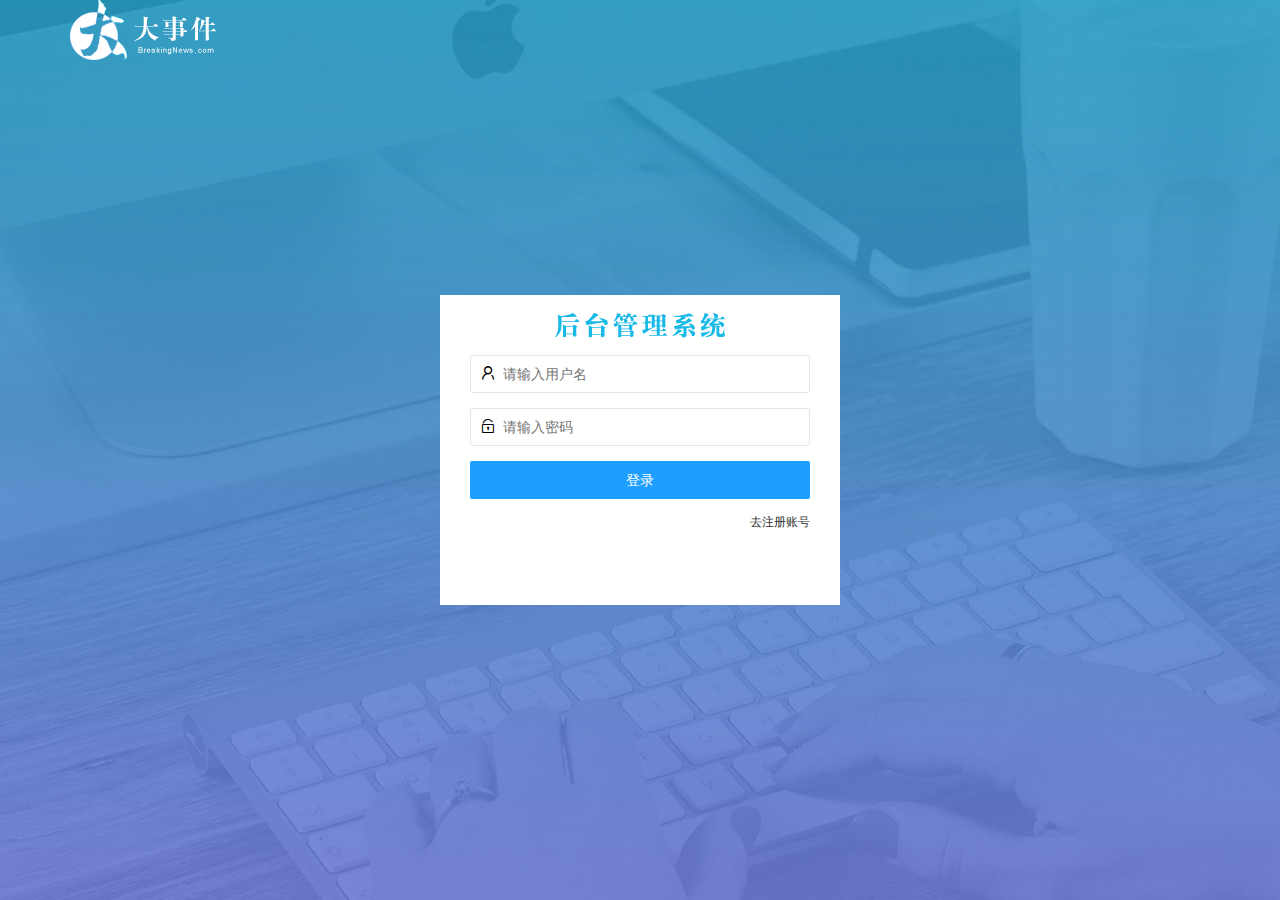
<file: login.html>
<!DOCTYPE html>
<html lang="en">

<head>
    <meta charset="UTF-8">
    <meta http-equiv="X-UA-Compatible" content="IE=edge">
    <meta name="viewport" content="width=device-width, initial-scale=1.0">
    <title>大事件-登录/注册</title>
    <!-- 引入layui样式 -->
    <link rel="stylesheet" href="./assets/lib/layui/css/layui.css">
    <!-- 引入自己的样式 -->
    <link rel="stylesheet" href="./assets/css/login.css">
    <!-- 备用接口根目录 -->
    <!-- http://api-breakingnews-web.itheima.net -->
</head>

<body>
    <!-- 头部logo -->
    <div class="layui-main">
        <img src="./assets/images/logo.png" alt="">
    </div>
    <!-- 登录注册区域 -->
    <div class="loginAndReg">
        <div class="title-box"></div>
        <!-- 登录盒子 -->
        <div class="login-box">
            <!-- 登录的表单 -->
            <form class="layui-form" id="form_login">
                <!-- 用户名 -->
                <div class="layui-form-item">
                    <i class="layui-icon layui-icon-username"></i>
                    <input type="text" name="username" required lay-verify="required" placeholder="请输入用户名" autocomplete="off" class="layui-input">
                </div>
                <!-- 密码 -->
                <div class="layui-form-item">
                    <i class="layui-icon layui-icon-password"></i>
                    <input type="password" name="password" required lay-verify="required|pwd" placeholder="请输入密码" autocomplete="off" class="layui-input">
                </div>
                <!-- 登录按钮 -->
                <div class="layui-form-item">
                    <!-- 表单提交按钮有lay-submint属性 -->
                    <button class="layui-btn layui-btn-fluid  layui-btn-normal" lay-submit>登录</button>
                </div>
                <!-- 注册按钮 -->
                <div class="layui-form-item links">
                    <a href="javascript:;" id="link_reg">去注册账号</a>
                </div>
            </form>
        </div>
        <!-- 注册盒子 -->
        <div class="reg-box">
            <!-- 注册的表单 -->
            <form class="layui-form" id='form_reg'>
                <!-- 用户名 -->
                <div class="layui-form-item">
                    <i class="layui-icon layui-icon-username"></i>
                    <input type="text" name="username" required lay-verify="required" placeholder="请输入用户名" autocomplete="off" class="layui-input">
                </div>
                <!-- 密码 -->
                <div class="layui-form-item">
                    <i class="layui-icon layui-icon-password"></i>
                    <input type="password" name="password" required lay-verify="required|pwd" placeholder="请输入密码" autocomplete="off" class="layui-input">
                </div>
                <!-- 确认密码 -->
                <div class="layui-form-item">
                    <i class="layui-icon layui-icon-password"></i>
                    <input type="password" name="repassword" required lay-verify="required|pwd|repwd" placeholder="请再次确认密码" autocomplete="off" class="layui-input">
                </div>
                <!-- 登录按钮 -->
                <div class="layui-form-item">
                    <!-- 表单提交按钮有lay-submint属性 -->
                    <button class="layui-btn layui-btn-fluid  layui-btn-normal" lay-submit>注册</button>
                </div>
                <!-- 注册按钮 -->
                <div class="layui-form-item links">
                    <a href="javascript:;" id="link_login">去登录</a>
                </div>
            </form>
        </div>
    </div>
    <!-- 导入layui的js文件 -->
    <script src="./assets/lib/layui/layui.all.js"></script>
    <!-- 导入jQuery -->
    <script src="./assets/lib/jquery.js"></script>
    <!-- 自己封装的baseAPI.js文件 -->
    <script src="./assets/js/baseAPI.js"></script>
    <!-- 导入自己的js文件 -->
    <script src="./assets/js/login.js"></script>
</body>

</html>
</file>
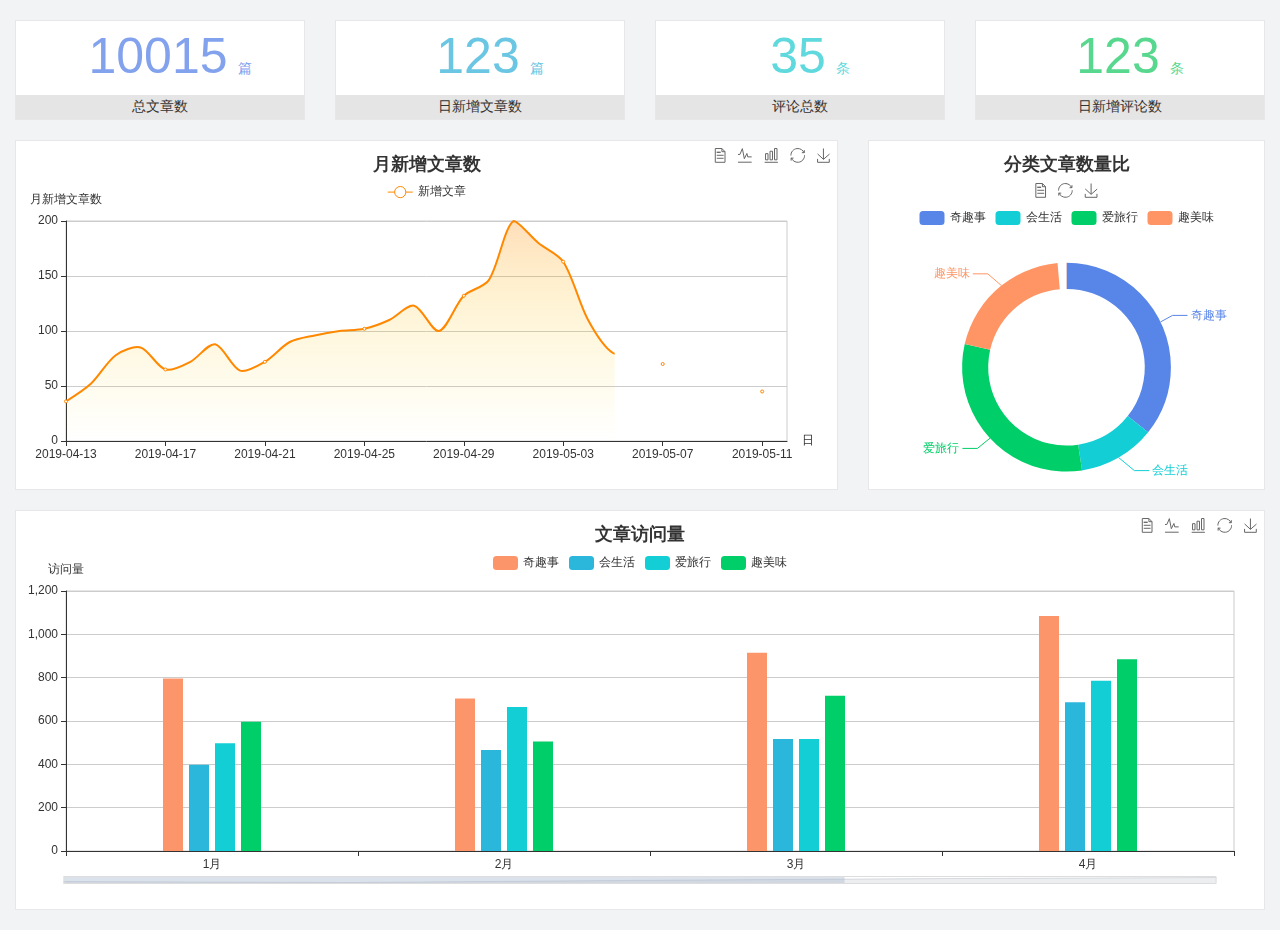
<file: home/dashboard.html>
<!DOCTYPE html>
<html lang="en">

<head>
  <meta charset="UTF-8">
  <meta name="viewport" content="width=device-width, initial-scale=1.0">
  <meta http-equiv="X-UA-Compatible" content="ie=edge">
  <title>图表统计</title>
  <link rel="stylesheet" href="../../assets/lib/bootstrap.css" />
  <link rel="stylesheet" href="../../assets/lib/main.css" />
  <script src="../../assets/lib/jquery.js"></script>
  <script type="text/javascript" src="../../assets/lib/echarts.min.js"></script>
</head>

<body>
  <div class="container-fluid">
    <div class="row spannel_list">
      <div class="col-sm-3 col-xs-6">
        <div class="spannel">
          <em>10015</em><span>篇</span>
          <b>总文章数</b>
        </div>
      </div>
      <div class="col-sm-3 col-xs-6">
        <div class="spannel scolor01">
          <em>123</em><span>篇</span>
          <b>日新增文章数</b>
        </div>
      </div>
      <div class="col-sm-3 col-xs-6">
        <div class="spannel scolor02">
          <em>35</em><span>条</span>
          <b>评论总数</b>
        </div>
      </div>
      <div class="col-sm-3 col-xs-6">
        <div class="spannel scolor03">
          <em>123</em><span>条</span>
          <b>日新增评论数</b>
        </div>
      </div>
    </div>
  </div>

  <div class="container-fluid">
    <div class="row curve-pie">
      <div class="col-lg-8 col-md-8">
        <div class="gragh_pannel" id="curve_show"></div>
      </div>
      <div class="col-lg-4 col-md-4">
        <div class="gragh_pannel" id="pie_show"></div>
      </div>
    </div>
  </div>

  <div class="container-fluid">
    <div class="column_pannel" id="column_show"></div>
  </div>

  <script>
    var oChart = echarts.init(document.getElementById('curve_show'));
    var aList_all = [
      { 'count': 36, 'date': '2019-04-13' },
      { 'count': 52, 'date': '2019-04-14' },
      { 'count': 78, 'date': '2019-04-15' },
      { 'count': 85, 'date': '2019-04-16' },
      { 'count': 65, 'date': '2019-04-17' },
      { 'count': 72, 'date': '2019-04-18' },
      { 'count': 88, 'date': '2019-04-19' },
      { 'count': 64, 'date': '2019-04-20' },
      { 'count': 72, 'date': '2019-04-21' },
      { 'count': 90, 'date': '2019-04-22' },
      { 'count': 96, 'date': '2019-04-23' },
      { 'count': 100, 'date': '2019-04-24' },
      { 'count': 102, 'date': '2019-04-25' },
      { 'count': 110, 'date': '2019-04-26' },
      { 'count': 123, 'date': '2019-04-27' },
      { 'count': 100, 'date': '2019-04-28' },
      { 'count': 132, 'date': '2019-04-29' },
      { 'count': 146, 'date': '2019-04-30' },
      { 'count': 200, 'date': '2019-05-01' },
      { 'count': 180, 'date': '2019-05-02' },
      { 'count': 163, 'date': '2019-05-03' },
      { 'count': 110, 'date': '2019-05-04' },
      { 'count': 80, 'date': '2019-05-05' },
      { 'count': 82, 'date': '2019-05-06' },
      { 'count': 70, 'date': '2019-05-07' },
      { 'count': 65, 'date': '2019-05-08' },
      { 'count': 54, 'date': '2019-05-09' },
      { 'count': 40, 'date': '2019-05-10' },
      { 'count': 45, 'date': '2019-05-11' },
      { 'count': 38, 'date': '2019-05-12' },
    ];

    let aCount = [];
    let aDate = [];

    for (var i = 0; i < aList_all.length; i++) {
      aCount.push(aList_all[i].count);
      aDate.push(aList_all[i].date);
    }

    var chartopt = {
      title: {
        text: '月新增文章数',
        left: 'center',
        top: '10'
      },
      tooltip: {
        trigger: 'axis'
      },
      legend: {
        data: ['新增文章'],
        top: '40'
      },
      toolbox: {
        show: true,
        feature: {
          mark: { show: true },
          dataView: { show: true, readOnly: false },
          magicType: { show: true, type: ['line', 'bar'] },
          restore: { show: true },
          saveAsImage: { show: true }
        }
      },
      calculable: true,
      xAxis: [
        {
          name: '日',
          type: 'category',
          boundaryGap: false,
          data: aDate
        }
      ],
      yAxis: [
        {
          name: '月新增文章数',
          type: 'value'
        }
      ],
      series: [
        {
          name: '新增文章',
          type: 'line',
          smooth: true,
          itemStyle: { normal: { areaStyle: { type: 'default' }, color: '#f80' }, lineStyle: { color: '#f80' } },
          data: aCount
        }],
      areaStyle: {
        normal: {
          color: new echarts.graphic.LinearGradient(0, 0, 0, 1, [{
            offset: 0,
            color: 'rgba(255,136,0,0.39)'
          }, {
            offset: .34,
            color: 'rgba(255,180,0,0.25)'
          }, {
            offset: 1,
            color: 'rgba(255,222,0,0.00)'
          }])

        }
      },
      grid: {
        show: true,
        x: 50,
        x2: 50,
        y: 80,
        height: 220
      }
    };

    oChart.setOption(chartopt);


    var oPie = echarts.init(document.getElementById('pie_show'));
    var oPieopt =
    {
      title: {
        top: 10,
        text: '分类文章数量比',
        x: 'center'
      },
      tooltip: {
        trigger: 'item',
        formatter: "{a} <br/>{b} : {c} ({d}%)"
      },
      color: ['#5885e8', '#13cfd5', '#00ce68', '#ff9565'],
      legend: {
        x: 'center',
        top: 65,
        data: ['奇趣事', '会生活', '爱旅行', '趣美味']
      },
      toolbox: {
        show: true,
        x: 'center',
        top: 35,
        feature: {
          mark: { show: true },
          dataView: { show: true, readOnly: false },
          magicType: {
            show: true,
            type: ['pie', 'funnel'],
            option: {
              funnel: {
                x: '25%',
                width: '50%',
                funnelAlign: 'left',
                max: 1548
              }
            }
          },
          restore: { show: true },
          saveAsImage: { show: true }
        }
      },
      calculable: true,
      series: [
        {
          name: '访问来源',
          type: 'pie',
          radius: ['45%', '60%'],
          center: ['50%', '65%'],
          data: [
            { value: 300, name: '奇趣事' },
            { value: 100, name: '会生活' },
            { value: 260, name: '爱旅行' },
            { value: 180, name: '趣美味' }
          ]
        }
      ]
    };
    oPie.setOption(oPieopt);



    var oColumn = this.echarts.init(document.getElementById('column_show'));
    var oColumnopt =
    {
      title: {
        text: '文章访问量',
        left: 'center',
        top: '10'
      },
      tooltip: {
        trigger: 'axis'
      },
      legend: {
        data: ['奇趣事', '会生活', '爱旅行', '趣美味'],
        top: '40'
      },
      toolbox: {
        show: true,
        feature: {
          mark: { show: true },
          dataView: { show: true, readOnly: false },
          magicType: { show: true, type: ['line', 'bar'] },
          restore: { show: true },
          saveAsImage: { show: true }
        }
      },
      calculable: true,
      xAxis: [
        {
          type: 'category',
          data: ['1月', '2月', '3月', '4月', '5月']
        }
      ],
      yAxis: [
        {
          name: '访问量',
          type: 'value'
        }
      ],
      series: [
        {
          name: '奇趣事',
          type: 'bar',
          barWidth: 20,
          itemStyle: {
            normal: { areaStyle: { type: 'default' }, color: '#fd956a' }
          },
          data: [800, 708, 920, 1090, 1200]
        },
        {
          name: '会生活',
          type: 'bar',
          barWidth: 20,
          itemStyle: {
            normal: { areaStyle: { type: 'default' }, color: '#2bb6db' }
          },
          data: [400, 468, 520, 690, 800]
        },
        {
          name: '爱旅行',
          type: 'bar',
          barWidth: 20,
          itemStyle: {
            normal: { areaStyle: { type: 'default' }, color: '#13cfd5' }
          },
          data: [500, 668, 520, 790, 900]
        },
        {
          name: '趣美味',
          type: 'bar',
          barWidth: 20,
          itemStyle: {
            normal: { areaStyle: { type: 'default' }, color: '#00ce68' }
          },
          data: [600, 508, 720, 890, 1000]
        }
      ],
      grid: {
        show: true,
        x: 50,
        x2: 30,
        y: 80,
        height: 260
      },
      dataZoom: [//给x轴设置滚动条
        {
          start: 0,//默认为0
          end: 100 - 1000 / 31,//默认为100
          type: 'slider',
          show: true,
          xAxisIndex: [0],
          handleSize: 0,//滑动条的 左右2个滑动条的大小
          height: 8,//组件高度
          left: 45, //左边的距离
          right: 50,//右边的距离
          bottom: 26,//右边的距离
          handleColor: '#ddd',//h滑动图标的颜色
          handleStyle: {
            borderColor: "#cacaca",
            borderWidth: "1",
            shadowBlur: 2,
            background: "#ddd",
            shadowColor: "#ddd",
          }
        }]
    };
    oColumn.setOption(oColumnopt);
  </script>
</body>

</html>
</file>
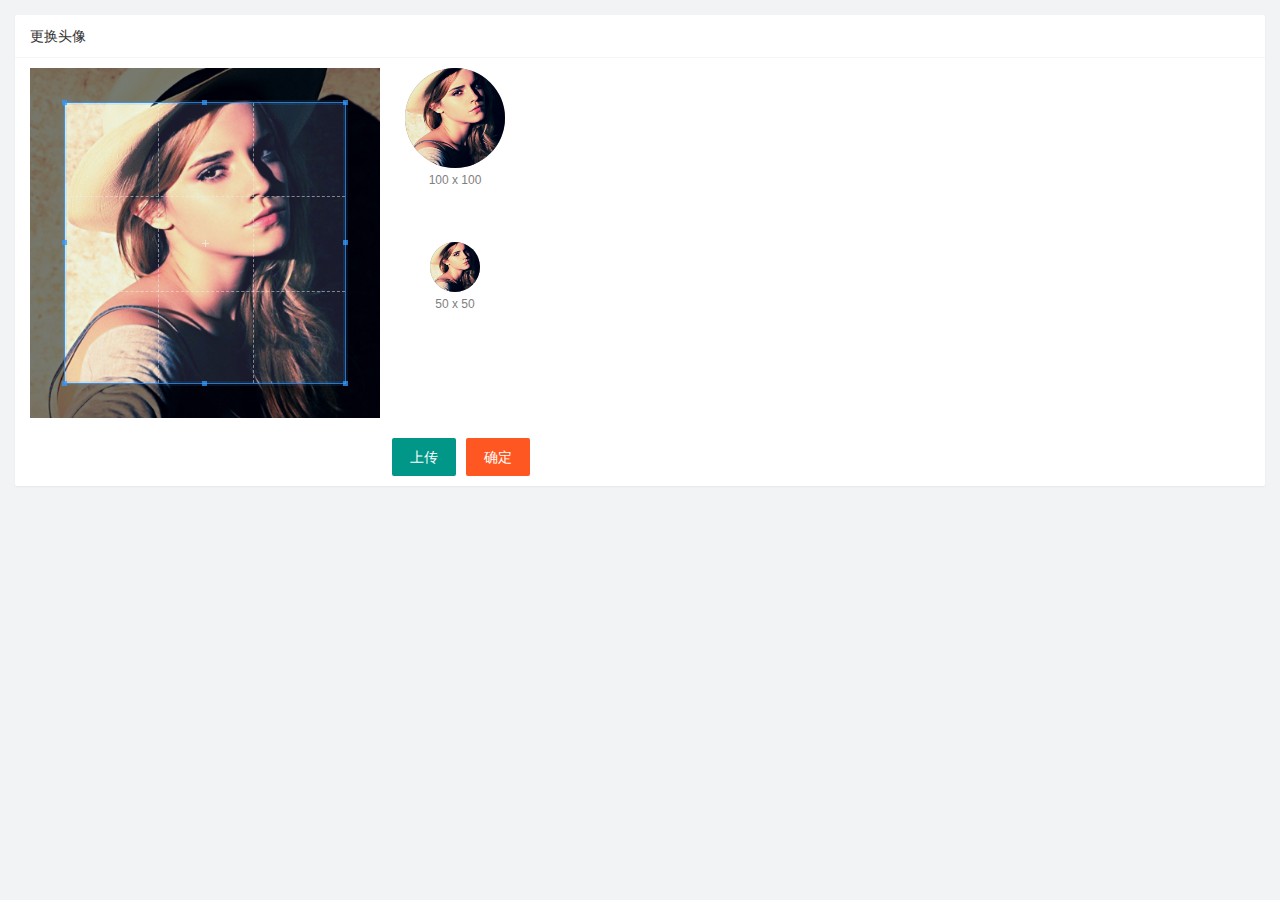
<file: user/user_avatar.html>
<!DOCTYPE html>
<html lang="en">

<head>
    <meta charset="UTF-8">
    <meta http-equiv="X-UA-Compatible" content="IE=edge">
    <meta name="viewport" content="width=device-width, initial-scale=1.0">
    <title>Document</title>
    <!-- 导入layui的css文件 -->
    <link rel="stylesheet" href="/assets/lib/layui/css/layui.css" />
    <link rel="stylesheet" href="../assets/lib/cropper/cropper.css">
    <!-- 导入自己的样式表 -->
    <link rel="stylesheet" href="../assets/css/user/user_avatar.css" />
</head>

<body>
    <!-- 卡片区域 -->
    <div class="layui-card">
        <div class="layui-card-header">更换头像</div>
        <div class="layui-card-body">

            <!-- 第一行的图片裁剪和预览区域 -->
            <div class="row1">
                <!-- 图片裁剪区域 -->
                <div class="cropper-box">
                    <!-- 这个 img 标签很重要，将来会把它初始化为裁剪区域 -->
                    <img id="image" src="/assets/images/sample.jpg" />
                </div>
                <!-- 图片的预览区域 -->
                <div class="preview-box">
                    <div>
                        <!-- 宽高为 100px 的预览区域 -->
                        <div class="img-preview w100"></div>
                        <p class="size">100 x 100</p>
                    </div>
                    <div>
                        <!-- 宽高为 50px 的预览区域 -->
                        <div class="img-preview w50"></div>
                        <p class="size">50 x 50</p>
                    </div>
                </div>
            </div>
            <!-- 第二行的按钮区域 -->
            <div class="row2">
                <input type="file" id="file" accept="image/png,image/jpeg" />
                <button type="button" class="layui-btn" id="btnChooseImage">上传</button>
                <button type="button" id="btnUpload" class="layui-btn layui-btn-danger">确定</button>
            </div>

        </div>
        <script></script>
    </div>
    <script src="../assets/lib/layui/layui.all.js"></script>
    <script src="../assets/lib/jquery.js"></script>
    <script src="../assets/lib/cropper/Cropper.js"></script>
    <script src="../assets/lib/cropper/jquery-cropper.js"></script>
    <script src="../assets/js/baseAPI.js"></script>
    <script src="../assets/js/user/user_avatar.js"></script>
</body>

</html>
</file>
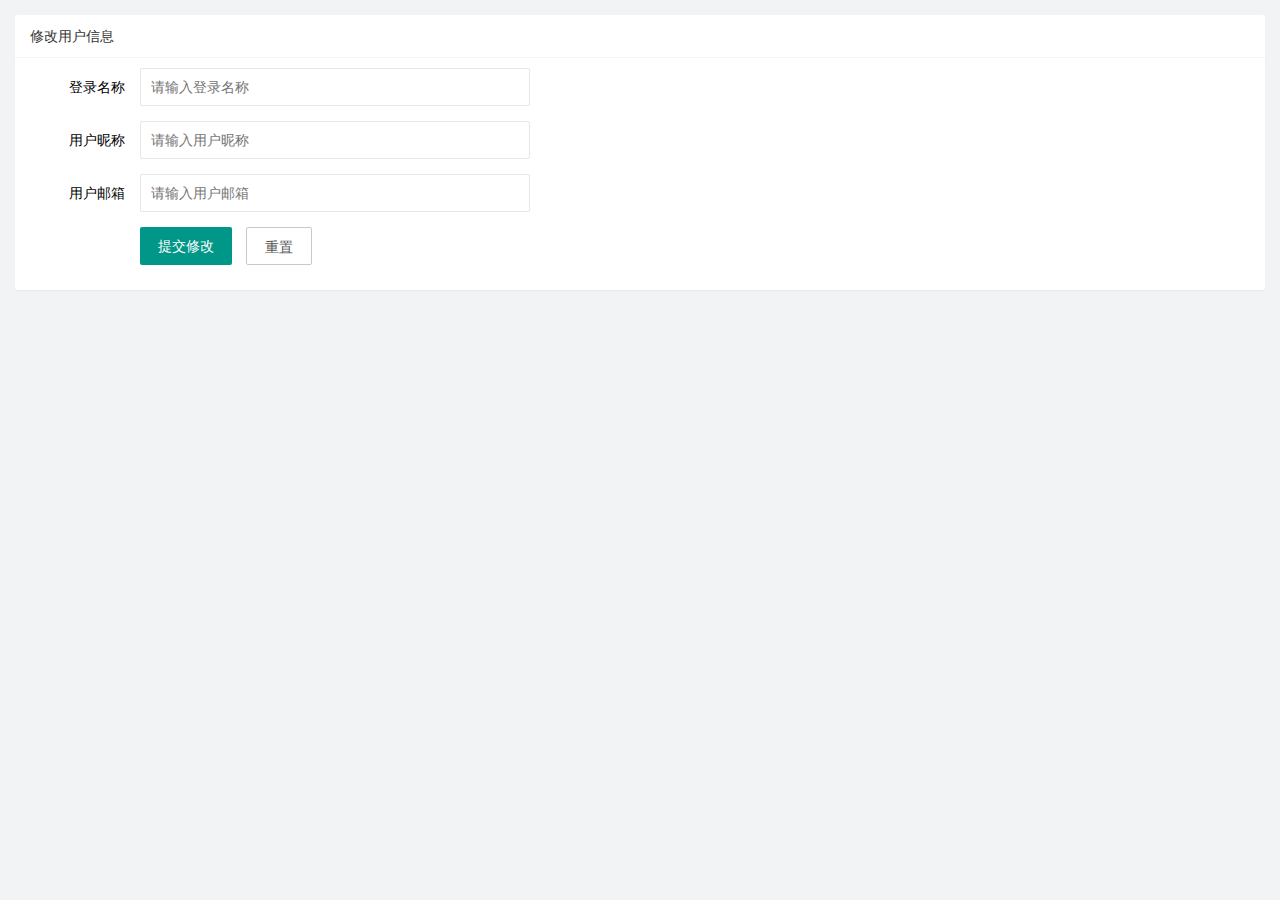
<file: user/user_info.html>
<!DOCTYPE html>
<html lang="en">

<head>
    <meta charset="UTF-8">
    <meta http-equiv="X-UA-Compatible" content="IE=edge">
    <meta name="viewport" content="width=device-width, initial-scale=1.0">
    <title>Document</title>
    <!-- 导入layui的css文件 -->
    <link rel="stylesheet" href="/assets/lib/layui/css/layui.css">
    <!-- 导入自己的样式表 -->
    <link rel="stylesheet" href="../assets/css/user/user_info.css">
</head>

<body>
    <!-- 卡片区域 -->
    <div class="layui-card">
        <div class="layui-card-header">修改用户信息</div>
        <div class="layui-card-body">
            <!-- form 表单区域 -->
            <form class="layui-form" lay-filter="formUserInfo">
                <!-- 这是隐藏域 -->
                <input type="hidden" name="id" value="" />
                <div class="layui-form-item">
                    <label class="layui-form-label">登录名称</label>
                    <div class="layui-input-block">
                        <input type="text" name="username" required lay-verify="required" placeholder="请输入登录名称" autocomplete="off" class="layui-input" readonly />
                    </div>
                </div>
                <div class="layui-form-item">
                    <label class="layui-form-label">用户昵称</label>
                    <div class="layui-input-block">
                        <input type="text" name="nickname" required lay-verify="required|nickname" placeholder="请输入用户昵称" autocomplete="off" class="layui-input" />
                    </div>
                </div>
                <div class="layui-form-item">
                    <label class="layui-form-label">用户邮箱</label>
                    <div class="layui-input-block">
                        <input type="text" name="email" required lay-verify="required|email" placeholder="请输入用户邮箱" autocomplete="off" class="layui-input" />
                    </div>
                </div>
                <div class="layui-form-item">
                    <div class="layui-input-block">
                        <button class="layui-btn" lay-submit lay-filter="formDemo">提交修改</button>
                        <button type="reset" class="layui-btn layui-btn-primary" id="btnReset">重置</button>
                    </div>
                </div>
            </form>
        </div>
    </div>

    <!-- 导入 layui 的 js -->
    <script src="/assets/lib/layui/layui.all.js"></script>
    <!-- 导入 jquery -->
    <script src="/assets/lib/jquery.js"></script>
    <!-- 导入 baseAPI -->
    <script src="/assets/js/baseAPI.js"></script>
    <!-- 导入自己的 js -->
    <script src="/assets/js/user/user_info.js"></script>
</body>

</html>
</file>
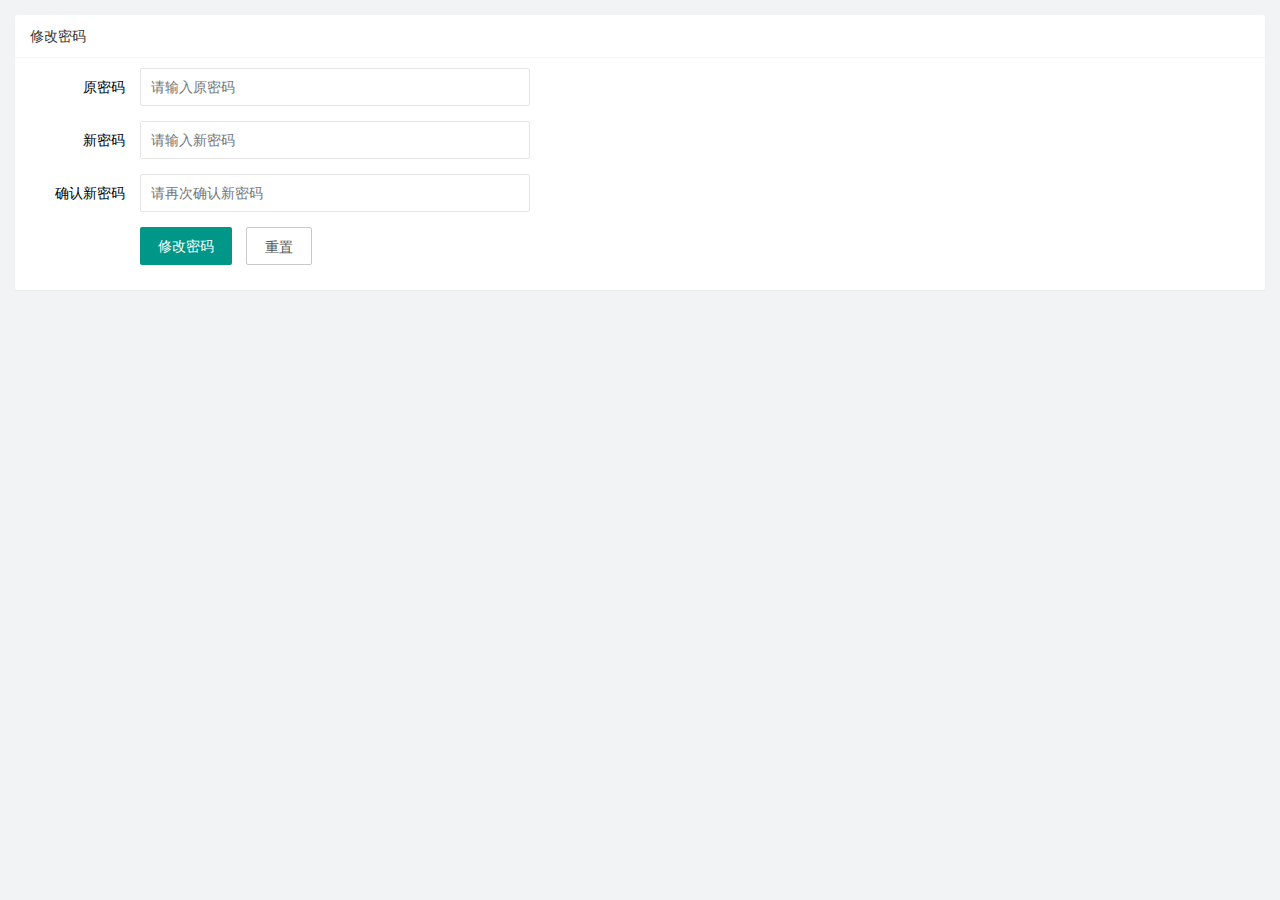
<file: user/user_pwd.html>
<!DOCTYPE html>
<html lang="en">

<head>
    <meta charset="UTF-8">
    <meta http-equiv="X-UA-Compatible" content="IE=edge">
    <meta name="viewport" content="width=device-width, initial-scale=1.0">
    <title>Document</title>
    <!-- 导入layui的css文件 -->
    <link rel="stylesheet" href="/assets/lib/layui/css/layui.css">
    <!-- 导入自己的样式表 -->
    <link rel="stylesheet" href="../assets/css/user/user_pwd.css">
</head>

<body>
    <!-- 卡片区域 -->
    <div class="layui-card">
        <div class="layui-card-header">修改密码</div>
        <div class="layui-card-body">
            <!-- form 表单区域 -->
            <form class="layui-form" lay-filter="formUserInfo">
                <div class="layui-form-item">
                    <label class="layui-form-label">原密码</label>
                    <div class="layui-input-block">
                        <input type="password" name="oldPwd" required lay-verify="required|pwd" placeholder="请输入原密码" autocomplete="off" class="layui-input" />
                    </div>
                </div>
                <div class="layui-form-item">
                    <label class="layui-form-label">新密码</label>
                    <div class="layui-input-block">
                        <input type="password" name="newPwd" required lay-verify="required|pwd|samePwd" placeholder="请输入新密码" autocomplete="off" class="layui-input" />
                    </div>
                </div>
                <div class="layui-form-item">
                    <label class="layui-form-label">确认新密码</label>
                    <div class="layui-input-block">
                        <input type="password" name="rePwd" required lay-verify="required|pwd|rePwd" placeholder="请再次确认新密码" autocomplete="off" class="layui-input" />
                    </div>
                </div>
                <div class="layui-form-item">
                    <div class="layui-input-block">
                        <button class="layui-btn" lay-submit lay-filter="formDemo">修改密码</button>
                        <button type="reset" class="layui-btn layui-btn-primary" id="btnReset">重置</button>
                    </div>
                </div>
            </form>
        </div>
    </div>

    <!-- 导入 layui 的 js -->
    <script src="/assets/lib/layui/layui.all.js"></script>
    <!-- 导入 jquery -->
    <script src="/assets/lib/jquery.js"></script>
    <!-- 导入 baseAPI -->
    <script src="/assets/js/baseAPI.js"></script>
    <!-- 导入自己的 js -->
    <script src="/assets/js/user/user_pwd.js"></script>
</body>

</html>
</file>
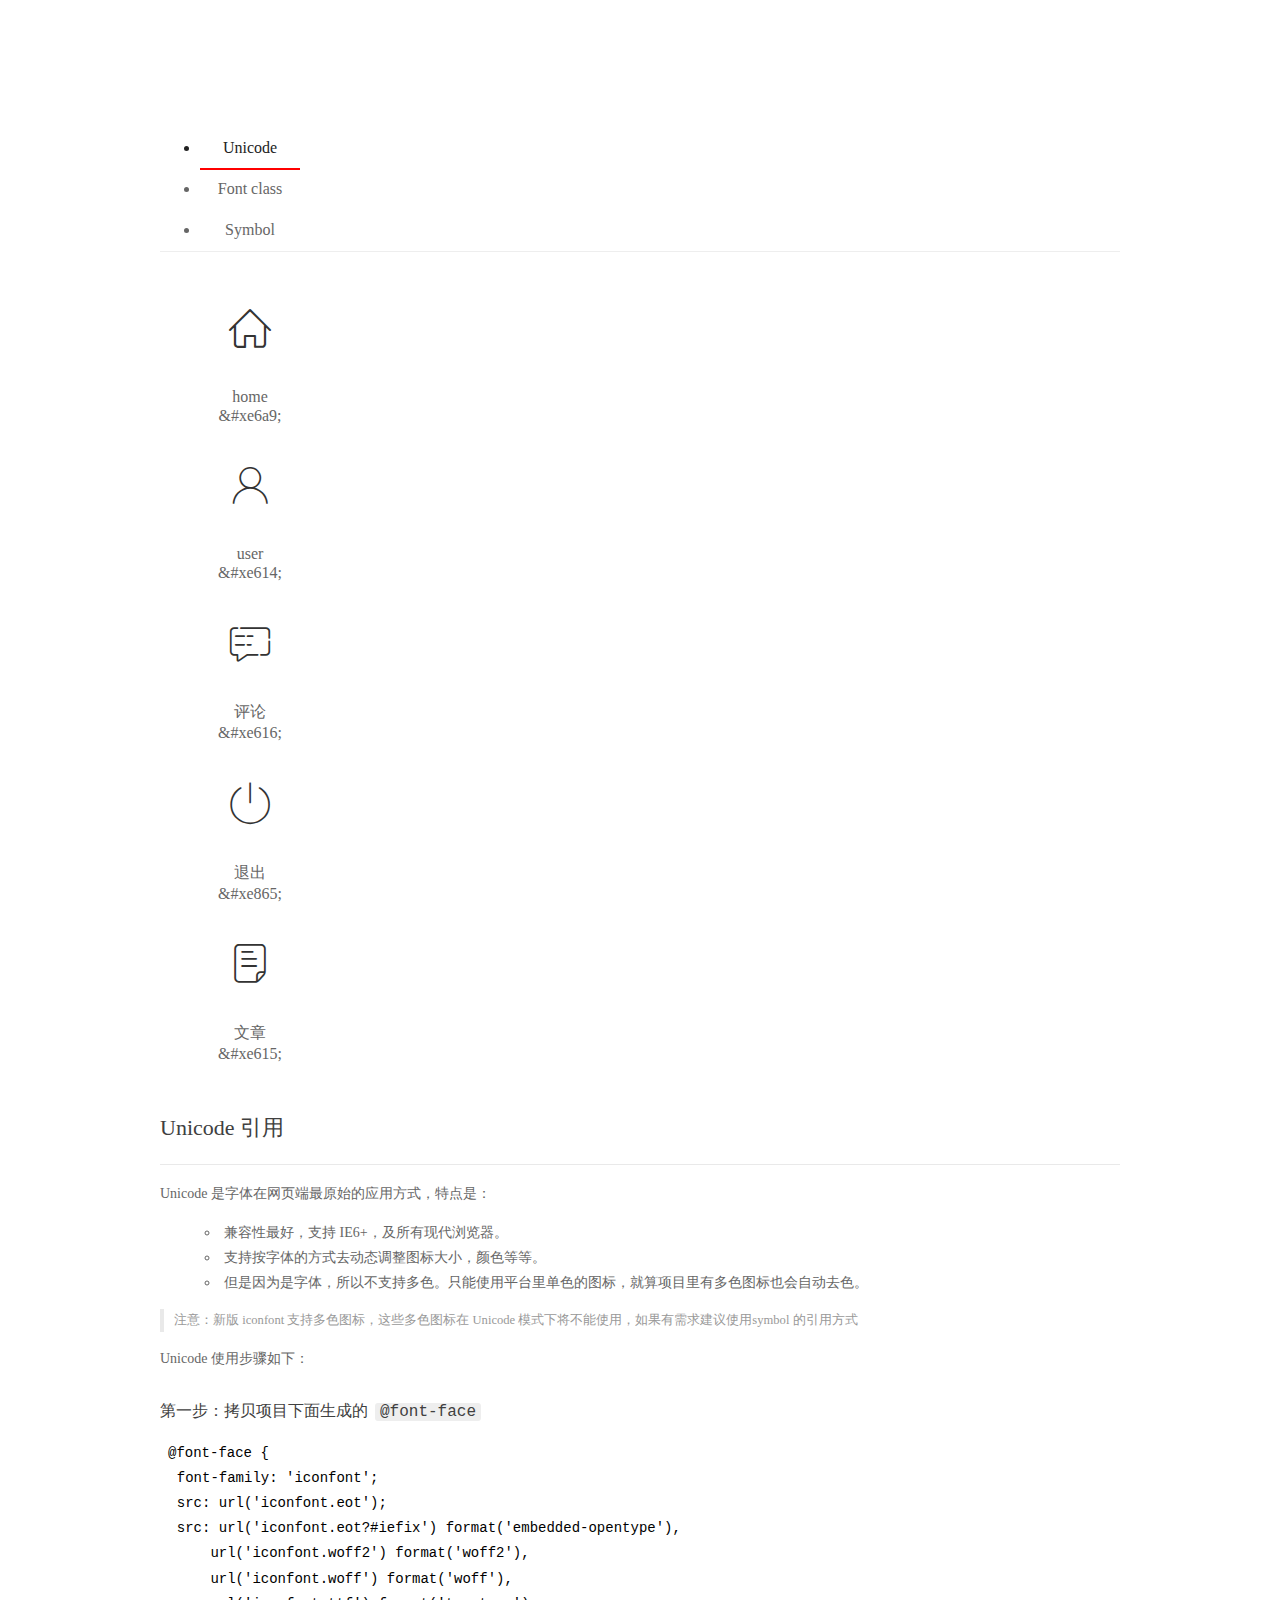
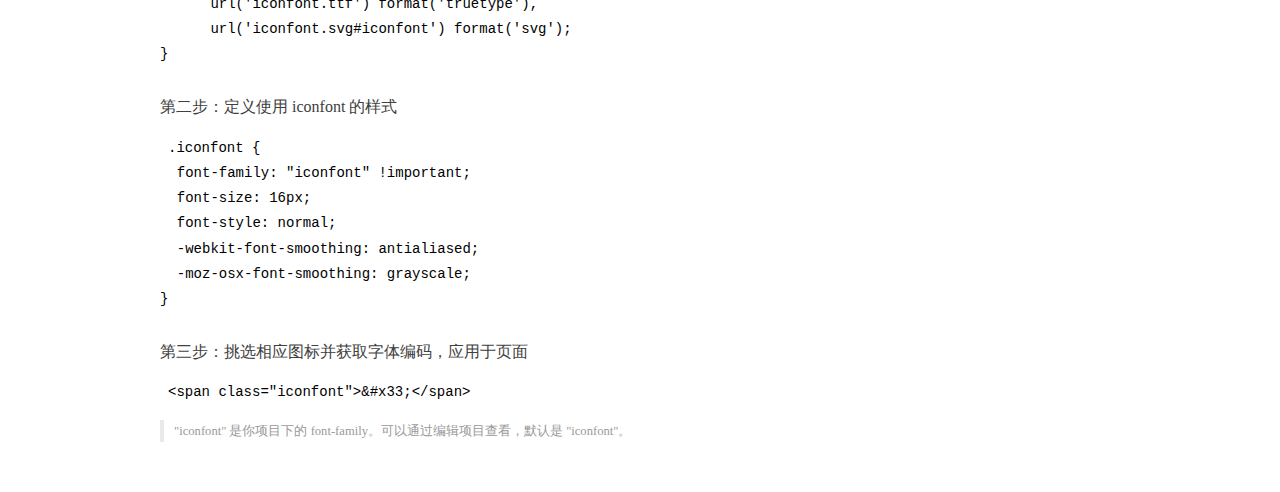
<file: assets/fonts/demo_index.html>
<!DOCTYPE html>
<html>
<head>
  <meta charset="utf-8"/>
  <title>IconFont Demo</title>
  <link rel="shortcut icon" href="https://gtms04.alicdn.com/tps/i4/TB1_oz6GVXXXXaFXpXXJDFnIXXX-64-64.ico" type="image/x-icon"/>
  <link rel="stylesheet" href="https://g.alicdn.com/thx/cube/1.3.2/cube.min.css">
  <link rel="stylesheet" href="demo.css">
  <link rel="stylesheet" href="iconfont.css">
  <script src="iconfont.js"></script>
  <!-- jQuery -->
  <script src="https://a1.alicdn.com/oss/uploads/2018/12/26/7bfddb60-08e8-11e9-9b04-53e73bb6408b.js"></script>
  <!-- 代码高亮 -->
  <script src="https://a1.alicdn.com/oss/uploads/2018/12/26/a3f714d0-08e6-11e9-8a15-ebf944d7534c.js"></script>
</head>
<body>
  <div class="main">
    <h1 class="logo"><a href="https://www.iconfont.cn/" title="iconfont 首页" target="_blank">&#xe86b;</a></h1>
    <div class="nav-tabs">
      <ul id="tabs" class="dib-box">
        <li class="dib active"><span>Unicode</span></li>
        <li class="dib"><span>Font class</span></li>
        <li class="dib"><span>Symbol</span></li>
      </ul>
      
    </div>
    <div class="tab-container">
      <div class="content unicode" style="display: block;">
          <ul class="icon_lists dib-box">
          
            <li class="dib">
              <span class="icon iconfont">&#xe6a9;</span>
                <div class="name">home</div>
                <div class="code-name">&amp;#xe6a9;</div>
              </li>
          
            <li class="dib">
              <span class="icon iconfont">&#xe614;</span>
                <div class="name">user</div>
                <div class="code-name">&amp;#xe614;</div>
              </li>
          
            <li class="dib">
              <span class="icon iconfont">&#xe616;</span>
                <div class="name">评论</div>
                <div class="code-name">&amp;#xe616;</div>
              </li>
          
            <li class="dib">
              <span class="icon iconfont">&#xe865;</span>
                <div class="name">退出</div>
                <div class="code-name">&amp;#xe865;</div>
              </li>
          
            <li class="dib">
              <span class="icon iconfont">&#xe615;</span>
                <div class="name">文章</div>
                <div class="code-name">&amp;#xe615;</div>
              </li>
          
          </ul>
          <div class="article markdown">
          <h2 id="unicode-">Unicode 引用</h2>
          <hr>

          <p>Unicode 是字体在网页端最原始的应用方式，特点是：</p>
          <ul>
            <li>兼容性最好，支持 IE6+，及所有现代浏览器。</li>
            <li>支持按字体的方式去动态调整图标大小，颜色等等。</li>
            <li>但是因为是字体，所以不支持多色。只能使用平台里单色的图标，就算项目里有多色图标也会自动去色。</li>
          </ul>
          <blockquote>
            <p>注意：新版 iconfont 支持多色图标，这些多色图标在 Unicode 模式下将不能使用，如果有需求建议使用symbol 的引用方式</p>
          </blockquote>
          <p>Unicode 使用步骤如下：</p>
          <h3 id="-font-face">第一步：拷贝项目下面生成的 <code>@font-face</code></h3>
<pre><code class="language-css"
>@font-face {
  font-family: 'iconfont';
  src: url('iconfont.eot');
  src: url('iconfont.eot?#iefix') format('embedded-opentype'),
      url('iconfont.woff2') format('woff2'),
      url('iconfont.woff') format('woff'),
      url('iconfont.ttf') format('truetype'),
      url('iconfont.svg#iconfont') format('svg');
}
</code></pre>
          <h3 id="-iconfont-">第二步：定义使用 iconfont 的样式</h3>
<pre><code class="language-css"
>.iconfont {
  font-family: "iconfont" !important;
  font-size: 16px;
  font-style: normal;
  -webkit-font-smoothing: antialiased;
  -moz-osx-font-smoothing: grayscale;
}
</code></pre>
          <h3 id="-">第三步：挑选相应图标并获取字体编码，应用于页面</h3>
<pre>
<code class="language-html"
>&lt;span class="iconfont"&gt;&amp;#x33;&lt;/span&gt;
</code></pre>
          <blockquote>
            <p>"iconfont" 是你项目下的 font-family。可以通过编辑项目查看，默认是 "iconfont"。</p>
          </blockquote>
          </div>
      </div>
      <div class="content font-class">
        <ul class="icon_lists dib-box">
          
          <li class="dib">
            <span class="icon iconfont icon-home"></span>
            <div class="name">
              home
            </div>
            <div class="code-name">.icon-home
            </div>
          </li>
          
          <li class="dib">
            <span class="icon iconfont icon-user"></span>
            <div class="name">
              user
            </div>
            <div class="code-name">.icon-user
            </div>
          </li>
          
          <li class="dib">
            <span class="icon iconfont icon-pinglun"></span>
            <div class="name">
              评论
            </div>
            <div class="code-name">.icon-pinglun
            </div>
          </li>
          
          <li class="dib">
            <span class="icon iconfont icon-tuichu"></span>
            <div class="name">
              退出
            </div>
            <div class="code-name">.icon-tuichu
            </div>
          </li>
          
          <li class="dib">
            <span class="icon iconfont icon-16"></span>
            <div class="name">
              文章
            </div>
            <div class="code-name">.icon-16
            </div>
          </li>
          
        </ul>
        <div class="article markdown">
        <h2 id="font-class-">font-class 引用</h2>
        <hr>

        <p>font-class 是 Unicode 使用方式的一种变种，主要是解决 Unicode 书写不直观，语意不明确的问题。</p>
        <p>与 Unicode 使用方式相比，具有如下特点：</p>
        <ul>
          <li>兼容性良好，支持 IE8+，及所有现代浏览器。</li>
          <li>相比于 Unicode 语意明确，书写更直观。可以很容易分辨这个 icon 是什么。</li>
          <li>因为使用 class 来定义图标，所以当要替换图标时，只需要修改 class 里面的 Unicode 引用。</li>
          <li>不过因为本质上还是使用的字体，所以多色图标还是不支持的。</li>
        </ul>
        <p>使用步骤如下：</p>
        <h3 id="-fontclass-">第一步：引入项目下面生成的 fontclass 代码：</h3>
<pre><code class="language-html">&lt;link rel="stylesheet" href="./iconfont.css"&gt;
</code></pre>
        <h3 id="-">第二步：挑选相应图标并获取类名，应用于页面：</h3>
<pre><code class="language-html">&lt;span class="iconfont icon-xxx"&gt;&lt;/span&gt;
</code></pre>
        <blockquote>
          <p>"
            iconfont" 是你项目下的 font-family。可以通过编辑项目查看，默认是 "iconfont"。</p>
        </blockquote>
      </div>
      </div>
      <div class="content symbol">
          <ul class="icon_lists dib-box">
          
            <li class="dib">
                <svg class="icon svg-icon" aria-hidden="true">
                  <use xlink:href="#icon-home"></use>
                </svg>
                <div class="name">home</div>
                <div class="code-name">#icon-home</div>
            </li>
          
            <li class="dib">
                <svg class="icon svg-icon" aria-hidden="true">
                  <use xlink:href="#icon-user"></use>
                </svg>
                <div class="name">user</div>
                <div class="code-name">#icon-user</div>
            </li>
          
            <li class="dib">
                <svg class="icon svg-icon" aria-hidden="true">
                  <use xlink:href="#icon-pinglun"></use>
                </svg>
                <div class="name">评论</div>
                <div class="code-name">#icon-pinglun</div>
            </li>
          
            <li class="dib">
                <svg class="icon svg-icon" aria-hidden="true">
                  <use xlink:href="#icon-tuichu"></use>
                </svg>
                <div class="name">退出</div>
                <div class="code-name">#icon-tuichu</div>
            </li>
          
            <li class="dib">
                <svg class="icon svg-icon" aria-hidden="true">
                  <use xlink:href="#icon-16"></use>
                </svg>
                <div class="name">文章</div>
                <div class="code-name">#icon-16</div>
            </li>
          
          </ul>
          <div class="article markdown">
          <h2 id="symbol-">Symbol 引用</h2>
          <hr>

          <p>这是一种全新的使用方式，应该说这才是未来的主流，也是平台目前推荐的用法。相关介绍可以参考这篇<a href="">文章</a>
            这种用法其实是做了一个 SVG 的集合，与另外两种相比具有如下特点：</p>
          <ul>
            <li>支持多色图标了，不再受单色限制。</li>
            <li>通过一些技巧，支持像字体那样，通过 <code>font-size</code>, <code>color</code> 来调整样式。</li>
            <li>兼容性较差，支持 IE9+，及现代浏览器。</li>
            <li>浏览器渲染 SVG 的性能一般，还不如 png。</li>
          </ul>
          <p>使用步骤如下：</p>
          <h3 id="-symbol-">第一步：引入项目下面生成的 symbol 代码：</h3>
<pre><code class="language-html">&lt;script src="./iconfont.js"&gt;&lt;/script&gt;
</code></pre>
          <h3 id="-css-">第二步：加入通用 CSS 代码（引入一次就行）：</h3>
<pre><code class="language-html">&lt;style&gt;
.icon {
  width: 1em;
  height: 1em;
  vertical-align: -0.15em;
  fill: currentColor;
  overflow: hidden;
}
&lt;/style&gt;
</code></pre>
          <h3 id="-">第三步：挑选相应图标并获取类名，应用于页面：</h3>
<pre><code class="language-html">&lt;svg class="icon" aria-hidden="true"&gt;
  &lt;use xlink:href="#icon-xxx"&gt;&lt;/use&gt;
&lt;/svg&gt;
</code></pre>
          </div>
      </div>

    </div>
  </div>
  <script>
  $(document).ready(function () {
      $('.tab-container .content:first').show()

      $('#tabs li').click(function (e) {
        var tabContent = $('.tab-container .content')
        var index = $(this).index()

        if ($(this).hasClass('active')) {
          return
        } else {
          $('#tabs li').removeClass('active')
          $(this).addClass('active')

          tabContent.hide().eq(index).fadeIn()
        }
      })
    })
  </script>
</body>
</html>
</file>
<file: assets/lib/layui/css/layui.css>
/** layui-v2.5.5 MIT License By https://www.layui.com */
 .layui-inline,img{display:inline-block;vertical-align:middle}h1,h2,h3,h4,h5,h6{font-weight:400}.layui-edge,.layui-header,.layui-inline,.layui-main{position:relative}.layui-body,.layui-edge,.layui-elip{overflow:hidden}.layui-btn,.layui-edge,.layui-inline,img{vertical-align:middle}.layui-btn,.layui-disabled,.layui-icon,.layui-unselect{-moz-user-select:none;-webkit-user-select:none;-ms-user-select:none}.layui-elip,.layui-form-checkbox span,.layui-form-pane .layui-form-label{text-overflow:ellipsis;white-space:nowrap}.layui-breadcrumb,.layui-tree-btnGroup{visibility:hidden}blockquote,body,button,dd,div,dl,dt,form,h1,h2,h3,h4,h5,h6,input,li,ol,p,pre,td,textarea,th,ul{margin:0;padding:0;-webkit-tap-highlight-color:rgba(0,0,0,0)}a:active,a:hover{outline:0}img{border:none}li{list-style:none}table{border-collapse:collapse;border-spacing:0}h4,h5,h6{font-size:100%}button,input,optgroup,option,select,textarea{font-family:inherit;font-size:inherit;font-style:inherit;font-weight:inherit;outline:0}pre{white-space:pre-wrap;white-space:-moz-pre-wrap;white-space:-pre-wrap;white-space:-o-pre-wrap;word-wrap:break-word}body{line-height:24px;font:14px Helvetica Neue,Helvetica,PingFang SC,Tahoma,Arial,sans-serif}hr{height:1px;margin:10px 0;border:0;clear:both}a{color:#333;text-decoration:none}a:hover{color:#777}a cite{font-style:normal;*cursor:pointer}.layui-border-box,.layui-border-box *{box-sizing:border-box}.layui-box,.layui-box *{box-sizing:content-box}.layui-clear{clear:both;*zoom:1}.layui-clear:after{content:'\20';clear:both;*zoom:1;display:block;height:0}.layui-inline{*display:inline;*zoom:1}.layui-edge{display:inline-block;width:0;height:0;border-width:6px;border-style:dashed;border-color:transparent}.layui-edge-top{top:-4px;border-bottom-color:#999;border-bottom-style:solid}.layui-edge-right{border-left-color:#999;border-left-style:solid}.layui-edge-bottom{top:2px;border-top-color:#999;border-top-style:solid}.layui-edge-left{border-right-color:#999;border-right-style:solid}.layui-disabled,.layui-disabled:hover{color:#d2d2d2!important;cursor:not-allowed!important}.layui-circle{border-radius:100%}.layui-show{display:block!important}.layui-hide{display:none!important}@font-face{font-family:layui-icon;src:url(../font/iconfont.eot?v=250);src:url(../font/iconfont.eot?v=250#iefix) format('embedded-opentype'),url(../font/iconfont.woff2?v=250) format('woff2'),url(../font/iconfont.woff?v=250) format('woff'),url(../font/iconfont.ttf?v=250) format('truetype'),url(../font/iconfont.svg?v=250#layui-icon) format('svg')}.layui-icon{font-family:layui-icon!important;font-size:16px;font-style:normal;-webkit-font-smoothing:antialiased;-moz-osx-font-smoothing:grayscale}.layui-icon-reply-fill:before{content:"\e611"}.layui-icon-set-fill:before{content:"\e614"}.layui-icon-menu-fill:before{content:"\e60f"}.layui-icon-search:before{content:"\e615"}.layui-icon-share:before{content:"\e641"}.layui-icon-set-sm:before{content:"\e620"}.layui-icon-engine:before{content:"\e628"}.layui-icon-close:before{content:"\1006"}.layui-icon-close-fill:before{content:"\1007"}.layui-icon-chart-screen:before{content:"\e629"}.layui-icon-star:before{content:"\e600"}.layui-icon-circle-dot:before{content:"\e617"}.layui-icon-chat:before{content:"\e606"}.layui-icon-release:before{content:"\e609"}.layui-icon-list:before{content:"\e60a"}.layui-icon-chart:before{content:"\e62c"}.layui-icon-ok-circle:before{content:"\1005"}.layui-icon-layim-theme:before{content:"\e61b"}.layui-icon-table:before{content:"\e62d"}.layui-icon-right:before{content:"\e602"}.layui-icon-left:before{content:"\e603"}.layui-icon-cart-simple:before{content:"\e698"}.layui-icon-face-cry:before{content:"\e69c"}.layui-icon-face-smile:before{content:"\e6af"}.layui-icon-survey:before{content:"\e6b2"}.layui-icon-tree:before{content:"\e62e"}.layui-icon-upload-circle:before{content:"\e62f"}.layui-icon-add-circle:before{content:"\e61f"}.layui-icon-download-circle:before{content:"\e601"}.layui-icon-templeate-1:before{content:"\e630"}.layui-icon-util:before{content:"\e631"}.layui-icon-face-surprised:before{content:"\e664"}.layui-icon-edit:before{content:"\e642"}.layui-icon-speaker:before{content:"\e645"}.layui-icon-down:before{content:"\e61a"}.layui-icon-file:before{content:"\e621"}.layui-icon-layouts:before{content:"\e632"}.layui-icon-rate-half:before{content:"\e6c9"}.layui-icon-add-circle-fine:before{content:"\e608"}.layui-icon-prev-circle:before{content:"\e633"}.layui-icon-read:before{content:"\e705"}.layui-icon-404:before{content:"\e61c"}.layui-icon-carousel:before{content:"\e634"}.layui-icon-help:before{content:"\e607"}.layui-icon-code-circle:before{content:"\e635"}.layui-icon-water:before{content:"\e636"}.layui-icon-username:before{content:"\e66f"}.layui-icon-find-fill:before{content:"\e670"}.layui-icon-about:before{content:"\e60b"}.layui-icon-location:before{content:"\e715"}.layui-icon-up:before{content:"\e619"}.layui-icon-pause:before{content:"\e651"}.layui-icon-date:before{content:"\e637"}.layui-icon-layim-uploadfile:before{content:"\e61d"}.layui-icon-delete:before{content:"\e640"}.layui-icon-play:before{content:"\e652"}.layui-icon-top:before{content:"\e604"}.layui-icon-friends:before{content:"\e612"}.layui-icon-refresh-3:before{content:"\e9aa"}.layui-icon-ok:before{content:"\e605"}.layui-icon-layer:before{content:"\e638"}.layui-icon-face-smile-fine:before{content:"\e60c"}.layui-icon-dollar:before{content:"\e659"}.layui-icon-group:before{content:"\e613"}.layui-icon-layim-download:before{content:"\e61e"}.layui-icon-picture-fine:before{content:"\e60d"}.layui-icon-link:before{content:"\e64c"}.layui-icon-diamond:before{content:"\e735"}.layui-icon-log:before{content:"\e60e"}.layui-icon-rate-solid:before{content:"\e67a"}.layui-icon-fonts-del:before{content:"\e64f"}.layui-icon-unlink:before{content:"\e64d"}.layui-icon-fonts-clear:before{content:"\e639"}.layui-icon-triangle-r:before{content:"\e623"}.layui-icon-circle:before{content:"\e63f"}.layui-icon-radio:before{content:"\e643"}.layui-icon-align-center:before{content:"\e647"}.layui-icon-align-right:before{content:"\e648"}.layui-icon-align-left:before{content:"\e649"}.layui-icon-loading-1:before{content:"\e63e"}.layui-icon-return:before{content:"\e65c"}.layui-icon-fonts-strong:before{content:"\e62b"}.layui-icon-upload:before{content:"\e67c"}.layui-icon-dialogue:before{content:"\e63a"}.layui-icon-video:before{content:"\e6ed"}.layui-icon-headset:before{content:"\e6fc"}.layui-icon-cellphone-fine:before{content:"\e63b"}.layui-icon-add-1:before{content:"\e654"}.layui-icon-face-smile-b:before{content:"\e650"}.layui-icon-fonts-html:before{content:"\e64b"}.layui-icon-form:before{content:"\e63c"}.layui-icon-cart:before{content:"\e657"}.layui-icon-camera-fill:before{content:"\e65d"}.layui-icon-tabs:before{content:"\e62a"}.layui-icon-fonts-code:before{content:"\e64e"}.layui-icon-fire:before{content:"\e756"}.layui-icon-set:before{content:"\e716"}.layui-icon-fonts-u:before{content:"\e646"}.layui-icon-triangle-d:before{content:"\e625"}.layui-icon-tips:before{content:"\e702"}.layui-icon-picture:before{content:"\e64a"}.layui-icon-more-vertical:before{content:"\e671"}.layui-icon-flag:before{content:"\e66c"}.layui-icon-loading:before{content:"\e63d"}.layui-icon-fonts-i:before{content:"\e644"}.layui-icon-refresh-1:before{content:"\e666"}.layui-icon-rmb:before{content:"\e65e"}.layui-icon-home:before{content:"\e68e"}.layui-icon-user:before{content:"\e770"}.layui-icon-notice:before{content:"\e667"}.layui-icon-login-weibo:before{content:"\e675"}.layui-icon-voice:before{content:"\e688"}.layui-icon-upload-drag:before{content:"\e681"}.layui-icon-login-qq:before{content:"\e676"}.layui-icon-snowflake:before{content:"\e6b1"}.layui-icon-file-b:before{content:"\e655"}.layui-icon-template:before{content:"\e663"}.layui-icon-auz:before{content:"\e672"}.layui-icon-console:before{content:"\e665"}.layui-icon-app:before{content:"\e653"}.layui-icon-prev:before{content:"\e65a"}.layui-icon-website:before{content:"\e7ae"}.layui-icon-next:before{content:"\e65b"}.layui-icon-component:before{content:"\e857"}.layui-icon-more:before{content:"\e65f"}.layui-icon-login-wechat:before{content:"\e677"}.layui-icon-shrink-right:before{content:"\e668"}.layui-icon-spread-left:before{content:"\e66b"}.layui-icon-camera:before{content:"\e660"}.layui-icon-note:before{content:"\e66e"}.layui-icon-refresh:before{content:"\e669"}.layui-icon-female:before{content:"\e661"}.layui-icon-male:before{content:"\e662"}.layui-icon-password:before{content:"\e673"}.layui-icon-senior:before{content:"\e674"}.layui-icon-theme:before{content:"\e66a"}.layui-icon-tread:before{content:"\e6c5"}.layui-icon-praise:before{content:"\e6c6"}.layui-icon-star-fill:before{content:"\e658"}.layui-icon-rate:before{content:"\e67b"}.layui-icon-template-1:before{content:"\e656"}.layui-icon-vercode:before{content:"\e679"}.layui-icon-cellphone:before{content:"\e678"}.layui-icon-screen-full:before{content:"\e622"}.layui-icon-screen-restore:before{content:"\e758"}.layui-icon-cols:before{content:"\e610"}.layui-icon-export:before{content:"\e67d"}.layui-icon-print:before{content:"\e66d"}.layui-icon-slider:before{content:"\e714"}.layui-icon-addition:before{content:"\e624"}.layui-icon-subtraction:before{content:"\e67e"}.layui-icon-service:before{content:"\e626"}.layui-icon-transfer:before{content:"\e691"}.layui-main{width:1140px;margin:0 auto}.layui-header{z-index:1000;height:60px}.layui-header a:hover{transition:all .5s;-webkit-transition:all .5s}.layui-side{position:fixed;left:0;top:0;bottom:0;z-index:999;width:200px;overflow-x:hidden}.layui-side-scroll{position:relative;width:220px;height:100%;overflow-x:hidden}.layui-body{position:absolute;left:200px;right:0;top:0;bottom:0;z-index:998;width:auto;overflow-y:auto;box-sizing:border-box}.layui-layout-body{overflow:hidden}.layui-layout-admin .layui-header{background-color:#23262E}.layui-layout-admin .layui-side{top:60px;width:200px;overflow-x:hidden}.layui-layout-admin .layui-body{position:fixed;top:60px;bottom:44px}.layui-layout-admin .layui-main{width:auto;margin:0 15px}.layui-layout-admin .layui-footer{position:fixed;left:200px;right:0;bottom:0;height:44px;line-height:44px;padding:0 15px;background-color:#eee}.layui-layout-admin .layui-logo{position:absolute;left:0;top:0;width:200px;height:100%;line-height:60px;text-align:center;color:#009688;font-size:16px}.layui-layout-admin .layui-header .layui-nav{background:0 0}.layui-layout-left{position:absolute!important;left:200px;top:0}.layui-layout-right{position:absolute!important;right:0;top:0}.layui-container{position:relative;margin:0 auto;padding:0 15px;box-sizing:border-box}.layui-fluid{position:relative;margin:0 auto;padding:0 15px}.layui-row:after,.layui-row:before{content:'';display:block;clear:both}.layui-col-lg1,.layui-col-lg10,.layui-col-lg11,.layui-col-lg12,.layui-col-lg2,.layui-col-lg3,.layui-col-lg4,.layui-col-lg5,.layui-col-lg6,.layui-col-lg7,.layui-col-lg8,.layui-col-lg9,.layui-col-md1,.layui-col-md10,.layui-col-md11,.layui-col-md12,.layui-col-md2,.layui-col-md3,.layui-col-md4,.layui-col-md5,.layui-col-md6,.layui-col-md7,.layui-col-md8,.layui-col-md9,.layui-col-sm1,.layui-col-sm10,.layui-col-sm11,.layui-col-sm12,.layui-col-sm2,.layui-col-sm3,.layui-col-sm4,.layui-col-sm5,.layui-col-sm6,.layui-col-sm7,.layui-col-sm8,.layui-col-sm9,.layui-col-xs1,.layui-col-xs10,.layui-col-xs11,.layui-col-xs12,.layui-col-xs2,.layui-col-xs3,.layui-col-xs4,.layui-col-xs5,.layui-col-xs6,.layui-col-xs7,.layui-col-xs8,.layui-col-xs9{position:relative;display:block;box-sizing:border-box}.layui-col-xs1,.layui-col-xs10,.layui-col-xs11,.layui-col-xs12,.layui-col-xs2,.layui-col-xs3,.layui-col-xs4,.layui-col-xs5,.layui-col-xs6,.layui-col-xs7,.layui-col-xs8,.layui-col-xs9{float:left}.layui-col-xs1{width:8.33333333%}.layui-col-xs2{width:16.66666667%}.layui-col-xs3{width:25%}.layui-col-xs4{width:33.33333333%}.layui-col-xs5{width:41.66666667%}.layui-col-xs6{width:50%}.layui-col-xs7{width:58.33333333%}.layui-col-xs8{width:66.66666667%}.layui-col-xs9{width:75%}.layui-col-xs10{width:83.33333333%}.layui-col-xs11{width:91.66666667%}.layui-col-xs12{width:100%}.layui-col-xs-offset1{margin-left:8.33333333%}.layui-col-xs-offset2{margin-left:16.66666667%}.layui-col-xs-offset3{margin-left:25%}.layui-col-xs-offset4{margin-left:33.33333333%}.layui-col-xs-offset5{margin-left:41.66666667%}.layui-col-xs-offset6{margin-left:50%}.layui-col-xs-offset7{margin-left:58.33333333%}.layui-col-xs-offset8{margin-left:66.66666667%}.layui-col-xs-offset9{margin-left:75%}.layui-col-xs-offset10{margin-left:83.33333333%}.layui-col-xs-offset11{margin-left:91.66666667%}.layui-col-xs-offset12{margin-left:100%}@media screen and (max-width:768px){.layui-hide-xs{display:none!important}.layui-show-xs-block{display:block!important}.layui-show-xs-inline{display:inline!important}.layui-show-xs-inline-block{display:inline-block!important}}@media screen and (min-width:768px){.layui-container{width:750px}.layui-hide-sm{display:none!important}.layui-show-sm-block{display:block!important}.layui-show-sm-inline{display:inline!important}.layui-show-sm-inline-block{display:inline-block!important}.layui-col-sm1,.layui-col-sm10,.layui-col-sm11,.layui-col-sm12,.layui-col-sm2,.layui-col-sm3,.layui-col-sm4,.layui-col-sm5,.layui-col-sm6,.layui-col-sm7,.layui-col-sm8,.layui-col-sm9{float:left}.layui-col-sm1{width:8.33333333%}.layui-col-sm2{width:16.66666667%}.layui-col-sm3{width:25%}.layui-col-sm4{width:33.33333333%}.layui-col-sm5{width:41.66666667%}.layui-col-sm6{width:50%}.layui-col-sm7{width:58.33333333%}.layui-col-sm8{width:66.66666667%}.layui-col-sm9{width:75%}.layui-col-sm10{width:83.33333333%}.layui-col-sm11{width:91.66666667%}.layui-col-sm12{width:100%}.layui-col-sm-offset1{margin-left:8.33333333%}.layui-col-sm-offset2{margin-left:16.66666667%}.layui-col-sm-offset3{margin-left:25%}.layui-col-sm-offset4{margin-left:33.33333333%}.layui-col-sm-offset5{margin-left:41.66666667%}.layui-col-sm-offset6{margin-left:50%}.layui-col-sm-offset7{margin-left:58.33333333%}.layui-col-sm-offset8{margin-left:66.66666667%}.layui-col-sm-offset9{margin-left:75%}.layui-col-sm-offset10{margin-left:83.33333333%}.layui-col-sm-offset11{margin-left:91.66666667%}.layui-col-sm-offset12{margin-left:100%}}@media screen and (min-width:992px){.layui-container{width:970px}.layui-hide-md{display:none!important}.layui-show-md-block{display:block!important}.layui-show-md-inline{display:inline!important}.layui-show-md-inline-block{display:inline-block!important}.layui-col-md1,.layui-col-md10,.layui-col-md11,.layui-col-md12,.layui-col-md2,.layui-col-md3,.layui-col-md4,.layui-col-md5,.layui-col-md6,.layui-col-md7,.layui-col-md8,.layui-col-md9{float:left}.layui-col-md1{width:8.33333333%}.layui-col-md2{width:16.66666667%}.layui-col-md3{width:25%}.layui-col-md4{width:33.33333333%}.layui-col-md5{width:41.66666667%}.layui-col-md6{width:50%}.layui-col-md7{width:58.33333333%}.layui-col-md8{width:66.66666667%}.layui-col-md9{width:75%}.layui-col-md10{width:83.33333333%}.layui-col-md11{width:91.66666667%}.layui-col-md12{width:100%}.layui-col-md-offset1{margin-left:8.33333333%}.layui-col-md-offset2{margin-left:16.66666667%}.layui-col-md-offset3{margin-left:25%}.layui-col-md-offset4{margin-left:33.33333333%}.layui-col-md-offset5{margin-left:41.66666667%}.layui-col-md-offset6{margin-left:50%}.layui-col-md-offset7{margin-left:58.33333333%}.layui-col-md-offset8{margin-left:66.66666667%}.layui-col-md-offset9{margin-left:75%}.layui-col-md-offset10{margin-left:83.33333333%}.layui-col-md-offset11{margin-left:91.66666667%}.layui-col-md-offset12{margin-left:100%}}@media screen and (min-width:1200px){.layui-container{width:1170px}.layui-hide-lg{display:none!important}.layui-show-lg-block{display:block!important}.layui-show-lg-inline{display:inline!important}.layui-show-lg-inline-block{display:inline-block!important}.layui-col-lg1,.layui-col-lg10,.layui-col-lg11,.layui-col-lg12,.layui-col-lg2,.layui-col-lg3,.layui-col-lg4,.layui-col-lg5,.layui-col-lg6,.layui-col-lg7,.layui-col-lg8,.layui-col-lg9{float:left}.layui-col-lg1{width:8.33333333%}.layui-col-lg2{width:16.66666667%}.layui-col-lg3{width:25%}.layui-col-lg4{width:33.33333333%}.layui-col-lg5{width:41.66666667%}.layui-col-lg6{width:50%}.layui-col-lg7{width:58.33333333%}.layui-col-lg8{width:66.66666667%}.layui-col-lg9{width:75%}.layui-col-lg10{width:83.33333333%}.layui-col-lg11{width:91.66666667%}.layui-col-lg12{width:100%}.layui-col-lg-offset1{margin-left:8.33333333%}.layui-col-lg-offset2{margin-left:16.66666667%}.layui-col-lg-offset3{margin-left:25%}.layui-col-lg-offset4{margin-left:33.33333333%}.layui-col-lg-offset5{margin-left:41.66666667%}.layui-col-lg-offset6{margin-left:50%}.layui-col-lg-offset7{margin-left:58.33333333%}.layui-col-lg-offset8{margin-left:66.66666667%}.layui-col-lg-offset9{margin-left:75%}.layui-col-lg-offset10{margin-left:83.33333333%}.layui-col-lg-offset11{margin-left:91.66666667%}.layui-col-lg-offset12{margin-left:100%}}.layui-col-space1{margin:-.5px}.layui-col-space1>*{padding:.5px}.layui-col-space3{margin:-1.5px}.layui-col-space3>*{padding:1.5px}.layui-col-space5{margin:-2.5px}.layui-col-space5>*{padding:2.5px}.layui-col-space8{margin:-3.5px}.layui-col-space8>*{padding:3.5px}.layui-col-space10{margin:-5px}.layui-col-space10>*{padding:5px}.layui-col-space12{margin:-6px}.layui-col-space12>*{padding:6px}.layui-col-space15{margin:-7.5px}.layui-col-space15>*{padding:7.5px}.layui-col-space18{margin:-9px}.layui-col-space18>*{padding:9px}.layui-col-space20{margin:-10px}.layui-col-space20>*{padding:10px}.layui-col-space22{margin:-11px}.layui-col-space22>*{padding:11px}.layui-col-space25{margin:-12.5px}.layui-col-space25>*{padding:12.5px}.layui-col-space30{margin:-15px}.layui-col-space30>*{padding:15px}.layui-btn,.layui-input,.layui-select,.layui-textarea,.layui-upload-button{outline:0;-webkit-appearance:none;transition:all .3s;-webkit-transition:all .3s;box-sizing:border-box}.layui-elem-quote{margin-bottom:10px;padding:15px;line-height:22px;border-left:5px solid #009688;border-radius:0 2px 2px 0;background-color:#f2f2f2}.layui-quote-nm{border-style:solid;border-width:1px 1px 1px 5px;background:0 0}.layui-elem-field{margin-bottom:10px;padding:0;border-width:1px;border-style:solid}.layui-elem-field legend{margin-left:20px;padding:0 10px;font-size:20px;font-weight:300}.layui-field-title{margin:10px 0 20px;border-width:1px 0 0}.layui-field-box{padding:10px 15px}.layui-field-title .layui-field-box{padding:10px 0}.layui-progress{position:relative;height:6px;border-radius:20px;background-color:#e2e2e2}.layui-progress-bar{position:absolute;left:0;top:0;width:0;max-width:100%;height:6px;border-radius:20px;text-align:right;background-color:#5FB878;transition:all .3s;-webkit-transition:all .3s}.layui-progress-big,.layui-progress-big .layui-progress-bar{height:18px;line-height:18px}.layui-progress-text{position:relative;top:-20px;line-height:18px;font-size:12px;color:#666}.layui-progress-big .layui-progress-text{position:static;padding:0 10px;color:#fff}.layui-collapse{border-width:1px;border-style:solid;border-radius:2px}.layui-colla-content,.layui-colla-item{border-top-width:1px;border-top-style:solid}.layui-colla-item:first-child{border-top:none}.layui-colla-title{position:relative;height:42px;line-height:42px;padding:0 15px 0 35px;color:#333;background-color:#f2f2f2;cursor:pointer;font-size:14px;overflow:hidden}.layui-colla-content{display:none;padding:10px 15px;line-height:22px;color:#666}.layui-colla-icon{position:absolute;left:15px;top:0;font-size:14px}.layui-card{margin-bottom:15px;border-radius:2px;background-color:#fff;box-shadow:0 1px 2px 0 rgba(0,0,0,.05)}.layui-card:last-child{margin-bottom:0}.layui-card-header{position:relative;height:42px;line-height:42px;padding:0 15px;border-bottom:1px solid #f6f6f6;color:#333;border-radius:2px 2px 0 0;font-size:14px}.layui-bg-black,.layui-bg-blue,.layui-bg-cyan,.layui-bg-green,.layui-bg-orange,.layui-bg-red{color:#fff!important}.layui-card-body{position:relative;padding:10px 15px;line-height:24px}.layui-card-body[pad15]{padding:15px}.layui-card-body[pad20]{padding:20px}.layui-card-body .layui-table{margin:5px 0}.layui-card .layui-tab{margin:0}.layui-panel-window{position:relative;padding:15px;border-radius:0;border-top:5px solid #E6E6E6;background-color:#fff}.layui-auxiliar-moving{position:fixed;left:0;right:0;top:0;bottom:0;width:100%;height:100%;background:0 0;z-index:9999999999}.layui-form-label,.layui-form-mid,.layui-form-select,.layui-input-block,.layui-input-inline,.layui-textarea{position:relative}.layui-bg-red{background-color:#FF5722!important}.layui-bg-orange{background-color:#FFB800!important}.layui-bg-green{background-color:#009688!important}.layui-bg-cyan{background-color:#2F4056!important}.layui-bg-blue{background-color:#1E9FFF!important}.layui-bg-black{background-color:#393D49!important}.layui-bg-gray{background-color:#eee!important;color:#666!important}.layui-badge-rim,.layui-colla-content,.layui-colla-item,.layui-collapse,.layui-elem-field,.layui-form-pane .layui-form-item[pane],.layui-form-pane .layui-form-label,.layui-input,.layui-layedit,.layui-layedit-tool,.layui-quote-nm,.layui-select,.layui-tab-bar,.layui-tab-card,.layui-tab-title,.layui-tab-title .layui-this:after,.layui-textarea{border-color:#e6e6e6}.layui-timeline-item:before,hr{background-color:#e6e6e6}.layui-text{line-height:22px;font-size:14px;color:#666}.layui-text h1,.layui-text h2,.layui-text h3{font-weight:500;color:#333}.layui-text h1{font-size:30px}.layui-text h2{font-size:24px}.layui-text h3{font-size:18px}.layui-text a:not(.layui-btn){color:#01AAED}.layui-text a:not(.layui-btn):hover{text-decoration:underline}.layui-text ul{padding:5px 0 5px 15px}.layui-text ul li{margin-top:5px;list-style-type:disc}.layui-text em,.layui-word-aux{color:#999!important;padding:0 5px!important}.layui-btn{display:inline-block;height:38px;line-height:38px;padding:0 18px;background-color:#009688;color:#fff;white-space:nowrap;text-align:center;font-size:14px;border:none;border-radius:2px;cursor:pointer}.layui-btn:hover{opacity:.8;filter:alpha(opacity=80);color:#fff}.layui-btn:active{opacity:1;filter:alpha(opacity=100)}.layui-btn+.layui-btn{margin-left:10px}.layui-btn-container{font-size:0}.layui-btn-container .layui-btn{margin-right:10px;margin-bottom:10px}.layui-btn-container .layui-btn+.layui-btn{margin-left:0}.layui-table .layui-btn-container .layui-btn{margin-bottom:9px}.layui-btn-radius{border-radius:100px}.layui-btn .layui-icon{margin-right:3px;font-size:18px;vertical-align:bottom;vertical-align:middle\9}.layui-btn-primary{border:1px solid #C9C9C9;background-color:#fff;color:#555}.layui-btn-primary:hover{border-color:#009688;color:#333}.layui-btn-normal{background-color:#1E9FFF}.layui-btn-warm{background-color:#FFB800}.layui-btn-danger{background-color:#FF5722}.layui-btn-checked{background-color:#5FB878}.layui-btn-disabled,.layui-btn-disabled:active,.layui-btn-disabled:hover{border:1px solid #e6e6e6;background-color:#FBFBFB;color:#C9C9C9;cursor:not-allowed;opacity:1}.layui-btn-lg{height:44px;line-height:44px;padding:0 25px;font-size:16px}.layui-btn-sm{height:30px;line-height:30px;padding:0 10px;font-size:12px}.layui-btn-sm i{font-size:16px!important}.layui-btn-xs{height:22px;line-height:22px;padding:0 5px;font-size:12px}.layui-btn-xs i{font-size:14px!important}.layui-btn-group{display:inline-block;vertical-align:middle;font-size:0}.layui-btn-group .layui-btn{margin-left:0!important;margin-right:0!important;border-left:1px solid rgba(255,255,255,.5);border-radius:0}.layui-btn-group .layui-btn-primary{border-left:none}.layui-btn-group .layui-btn-primary:hover{border-color:#C9C9C9;color:#009688}.layui-btn-group .layui-btn:first-child{border-left:none;border-radius:2px 0 0 2px}.layui-btn-group .layui-btn-primary:first-child{border-left:1px solid #c9c9c9}.layui-btn-group .layui-btn:last-child{border-radius:0 2px 2px 0}.layui-btn-group .layui-btn+.layui-btn{margin-left:0}.layui-btn-group+.layui-btn-group{margin-left:10px}.layui-btn-fluid{width:100%}.layui-input,.layui-select,.layui-textarea{height:38px;line-height:1.3;line-height:38px\9;border-width:1px;border-style:solid;background-color:#fff;border-radius:2px}.layui-input::-webkit-input-placeholder,.layui-select::-webkit-input-placeholder,.layui-textarea::-webkit-input-placeholder{line-height:1.3}.layui-input,.layui-textarea{display:block;width:100%;padding-left:10px}.layui-input:hover,.layui-textarea:hover{border-color:#D2D2D2!important}.layui-input:focus,.layui-textarea:focus{border-color:#C9C9C9!important}.layui-textarea{min-height:100px;height:auto;line-height:20px;padding:6px 10px;resize:vertical}.layui-select{padding:0 10px}.layui-form input[type=checkbox],.layui-form input[type=radio],.layui-form select{display:none}.layui-form [lay-ignore]{display:initial}.layui-form-item{margin-bottom:15px;clear:both;*zoom:1}.layui-form-item:after{content:'\20';clear:both;*zoom:1;display:block;height:0}.layui-form-label{float:left;display:block;padding:9px 15px;width:80px;font-weight:400;line-height:20px;text-align:right}.layui-form-label-col{display:block;float:none;padding:9px 0;line-height:20px;text-align:left}.layui-form-item .layui-inline{margin-bottom:5px;margin-right:10px}.layui-input-block{margin-left:110px;min-height:36px}.layui-input-inline{display:inline-block;vertical-align:middle}.layui-form-item .layui-input-inline{float:left;width:190px;margin-right:10px}.layui-form-text .layui-input-inline{width:auto}.layui-form-mid{float:left;display:block;padding:9px 0!important;line-height:20px;margin-right:10px}.layui-form-danger+.layui-form-select .layui-input,.layui-form-danger:focus{border-color:#FF5722!important}.layui-form-select .layui-input{padding-right:30px;cursor:pointer}.layui-form-select .layui-edge{position:absolute;right:10px;top:50%;margin-top:-3px;cursor:pointer;border-width:6px;border-top-color:#c2c2c2;border-top-style:solid;transition:all .3s;-webkit-transition:all .3s}.layui-form-select dl{display:none;position:absolute;left:0;top:42px;padding:5px 0;z-index:899;min-width:100%;border:1px solid #d2d2d2;max-height:300px;overflow-y:auto;background-color:#fff;border-radius:2px;box-shadow:0 2px 4px rgba(0,0,0,.12);box-sizing:border-box}.layui-form-select dl dd,.layui-form-select dl dt{padding:0 10px;line-height:36px;white-space:nowrap;overflow:hidden;text-overflow:ellipsis}.layui-form-select dl dt{font-size:12px;color:#999}.layui-form-select dl dd{cursor:pointer}.layui-form-select dl dd:hover{background-color:#f2f2f2;-webkit-transition:.5s all;transition:.5s all}.layui-form-select .layui-select-group dd{padding-left:20px}.layui-form-select dl dd.layui-select-tips{padding-left:10px!important;color:#999}.layui-form-select dl dd.layui-this{background-color:#5FB878;color:#fff}.layui-form-checkbox,.layui-form-select dl dd.layui-disabled{background-color:#fff}.layui-form-selected dl{display:block}.layui-form-checkbox,.layui-form-checkbox *,.layui-form-switch{display:inline-block;vertical-align:middle}.layui-form-selected .layui-edge{margin-top:-9px;-webkit-transform:rotate(180deg);transform:rotate(180deg);margin-top:-3px\9}:root .layui-form-selected .layui-edge{margin-top:-9px\0/IE9}.layui-form-selectup dl{top:auto;bottom:42px}.layui-select-none{margin:5px 0;text-align:center;color:#999}.layui-select-disabled .layui-disabled{border-color:#eee!important}.layui-select-disabled .layui-edge{border-top-color:#d2d2d2}.layui-form-checkbox{position:relative;height:30px;line-height:30px;margin-right:10px;padding-right:30px;cursor:pointer;font-size:0;-webkit-transition:.1s linear;transition:.1s linear;box-sizing:border-box}.layui-form-checkbox span{padding:0 10px;height:100%;font-size:14px;border-radius:2px 0 0 2px;background-color:#d2d2d2;color:#fff;overflow:hidden}.layui-form-checkbox:hover span{background-color:#c2c2c2}.layui-form-checkbox i{position:absolute;right:0;top:0;width:30px;height:28px;border:1px solid #d2d2d2;border-left:none;border-radius:0 2px 2px 0;color:#fff;font-size:20px;text-align:center}.layui-form-checkbox:hover i{border-color:#c2c2c2;color:#c2c2c2}.layui-form-checked,.layui-form-checked:hover{border-color:#5FB878}.layui-form-checked span,.layui-form-checked:hover span{background-color:#5FB878}.layui-form-checked i,.layui-form-checked:hover i{color:#5FB878}.layui-form-item .layui-form-checkbox{margin-top:4px}.layui-form-checkbox[lay-skin=primary]{height:auto!important;line-height:normal!important;min-width:18px;min-height:18px;border:none!important;margin-right:0;padding-left:28px;padding-right:0;background:0 0}.layui-form-checkbox[lay-skin=primary] span{padding-left:0;padding-right:15px;line-height:18px;background:0 0;color:#666}.layui-form-checkbox[lay-skin=primary] i{right:auto;left:0;width:16px;height:16px;line-height:16px;border:1px solid #d2d2d2;font-size:12px;border-radius:2px;background-color:#fff;-webkit-transition:.1s linear;transition:.1s linear}.layui-form-checkbox[lay-skin=primary]:hover i{border-color:#5FB878;color:#fff}.layui-form-checked[lay-skin=primary] i{border-color:#5FB878!important;background-color:#5FB878;color:#fff}.layui-checkbox-disbaled[lay-skin=primary] span{background:0 0!important;color:#c2c2c2}.layui-checkbox-disbaled[lay-skin=primary]:hover i{border-color:#d2d2d2}.layui-form-item .layui-form-checkbox[lay-skin=primary]{margin-top:10px}.layui-form-switch{position:relative;height:22px;line-height:22px;min-width:35px;padding:0 5px;margin-top:8px;border:1px solid #d2d2d2;border-radius:20px;cursor:pointer;background-color:#fff;-webkit-transition:.1s linear;transition:.1s linear}.layui-form-switch i{position:absolute;left:5px;top:3px;width:16px;height:16px;border-radius:20px;background-color:#d2d2d2;-webkit-transition:.1s linear;transition:.1s linear}.layui-form-switch em{position:relative;top:0;width:25px;margin-left:21px;padding:0!important;text-align:center!important;color:#999!important;font-style:normal!important;font-size:12px}.layui-form-onswitch{border-color:#5FB878;background-color:#5FB878}.layui-checkbox-disbaled,.layui-checkbox-disbaled i{border-color:#e2e2e2!important}.layui-form-onswitch i{left:100%;margin-left:-21px;background-color:#fff}.layui-form-onswitch em{margin-left:5px;margin-right:21px;color:#fff!important}.layui-checkbox-disbaled span{background-color:#e2e2e2!important}.layui-checkbox-disbaled:hover i{color:#fff!important}[lay-radio]{display:none}.layui-form-radio,.layui-form-radio *{display:inline-block;vertical-align:middle}.layui-form-radio{line-height:28px;margin:6px 10px 0 0;padding-right:10px;cursor:pointer;font-size:0}.layui-form-radio *{font-size:14px}.layui-form-radio>i{margin-right:8px;font-size:22px;color:#c2c2c2}.layui-form-radio>i:hover,.layui-form-radioed>i{color:#5FB878}.layui-radio-disbaled>i{color:#e2e2e2!important}.layui-form-pane .layui-form-label{width:110px;padding:8px 15px;height:38px;line-height:20px;border-width:1px;border-style:solid;border-radius:2px 0 0 2px;text-align:center;background-color:#FBFBFB;overflow:hidden;box-sizing:border-box}.layui-form-pane .layui-input-inline{margin-left:-1px}.layui-form-pane .layui-input-block{margin-left:110px;left:-1px}.layui-form-pane .layui-input{border-radius:0 2px 2px 0}.layui-form-pane .layui-form-text .layui-form-label{float:none;width:100%;border-radius:2px;box-sizing:border-box;text-align:left}.layui-form-pane .layui-form-text .layui-input-inline{display:block;margin:0;top:-1px;clear:both}.layui-form-pane .layui-form-text .layui-input-block{margin:0;left:0;top:-1px}.layui-form-pane .layui-form-text .layui-textarea{min-height:100px;border-radius:0 0 2px 2px}.layui-form-pane .layui-form-checkbox{margin:4px 0 4px 10px}.layui-form-pane .layui-form-radio,.layui-form-pane .layui-form-switch{margin-top:6px;margin-left:10px}.layui-form-pane .layui-form-item[pane]{position:relative;border-width:1px;border-style:solid}.layui-form-pane .layui-form-item[pane] .layui-form-label{position:absolute;left:0;top:0;height:100%;border-width:0 1px 0 0}.layui-form-pane .layui-form-item[pane] .layui-input-inline{margin-left:110px}@media screen and (max-width:450px){.layui-form-item .layui-form-label{text-overflow:ellipsis;overflow:hidden;white-space:nowrap}.layui-form-item .layui-inline{display:block;margin-right:0;margin-bottom:20px;clear:both}.layui-form-item .layui-inline:after{content:'\20';clear:both;display:block;height:0}.layui-form-item .layui-input-inline{display:block;float:none;left:-3px;width:auto;margin:0 0 10px 112px}.layui-form-item .layui-input-inline+.layui-form-mid{margin-left:110px;top:-5px;padding:0}.layui-form-item .layui-form-checkbox{margin-right:5px;margin-bottom:5px}}.layui-layedit{border-width:1px;border-style:solid;border-radius:2px}.layui-layedit-tool{padding:3px 5px;border-bottom-width:1px;border-bottom-style:solid;font-size:0}.layedit-tool-fixed{position:fixed;top:0;border-top:1px solid #e2e2e2}.layui-layedit-tool .layedit-tool-mid,.layui-layedit-tool .layui-icon{display:inline-block;vertical-align:middle;text-align:center;font-size:14px}.layui-layedit-tool .layui-icon{position:relative;width:32px;height:30px;line-height:30px;margin:3px 5px;color:#777;cursor:pointer;border-radius:2px}.layui-layedit-tool .layui-icon:hover{color:#393D49}.layui-layedit-tool .layui-icon:active{color:#000}.layui-layedit-tool .layedit-tool-active{background-color:#e2e2e2;color:#000}.layui-layedit-tool .layui-disabled,.layui-layedit-tool .layui-disabled:hover{color:#d2d2d2;cursor:not-allowed}.layui-layedit-tool .layedit-tool-mid{width:1px;height:18px;margin:0 10px;background-color:#d2d2d2}.layedit-tool-html{width:50px!important;font-size:30px!important}.layedit-tool-b,.layedit-tool-code,.layedit-tool-help{font-size:16px!important}.layedit-tool-d,.layedit-tool-face,.layedit-tool-image,.layedit-tool-unlink{font-size:18px!important}.layedit-tool-image input{position:absolute;font-size:0;left:0;top:0;width:100%;height:100%;opacity:.01;filter:Alpha(opacity=1);cursor:pointer}.layui-layedit-iframe iframe{display:block;width:100%}#LAY_layedit_code{overflow:hidden}.layui-laypage{display:inline-block;*display:inline;*zoom:1;vertical-align:middle;margin:10px 0;font-size:0}.layui-laypage>a:first-child,.layui-laypage>a:first-child em{border-radius:2px 0 0 2px}.layui-laypage>a:last-child,.layui-laypage>a:last-child em{border-radius:0 2px 2px 0}.layui-laypage>:first-child{margin-left:0!important}.layui-laypage>:last-child{margin-right:0!important}.layui-laypage a,.layui-laypage button,.layui-laypage input,.layui-laypage select,.layui-laypage span{border:1px solid #e2e2e2}.layui-laypage a,.layui-laypage span{display:inline-block;*display:inline;*zoom:1;vertical-align:middle;padding:0 15px;height:28px;line-height:28px;margin:0 -1px 5px 0;background-color:#fff;color:#333;font-size:12px}.layui-flow-more a *,.layui-laypage input,.layui-table-view select[lay-ignore]{display:inline-block}.layui-laypage a:hover{color:#009688}.layui-laypage em{font-style:normal}.layui-laypage .layui-laypage-spr{color:#999;font-weight:700}.layui-laypage a{text-decoration:none}.layui-laypage .layui-laypage-curr{position:relative}.layui-laypage .layui-laypage-curr em{position:relative;color:#fff}.layui-laypage .layui-laypage-curr .layui-laypage-em{position:absolute;left:-1px;top:-1px;padding:1px;width:100%;height:100%;background-color:#009688}.layui-laypage-em{border-radius:2px}.layui-laypage-next em,.layui-laypage-prev em{font-family:Sim sun;font-size:16px}.layui-laypage .layui-laypage-count,.layui-laypage .layui-laypage-limits,.layui-laypage .layui-laypage-refresh,.layui-laypage .layui-laypage-skip{margin-left:10px;margin-right:10px;padding:0;border:none}.layui-laypage .layui-laypage-limits,.layui-laypage .layui-laypage-refresh{vertical-align:top}.layui-laypage .layui-laypage-refresh i{font-size:18px;cursor:pointer}.layui-laypage select{height:22px;padding:3px;border-radius:2px;cursor:pointer}.layui-laypage .layui-laypage-skip{height:30px;line-height:30px;color:#999}.layui-laypage button,.layui-laypage input{height:30px;line-height:30px;border-radius:2px;vertical-align:top;background-color:#fff;box-sizing:border-box}.layui-laypage input{width:40px;margin:0 10px;padding:0 3px;text-align:center}.layui-laypage input:focus,.layui-laypage select:focus{border-color:#009688!important}.layui-laypage button{margin-left:10px;padding:0 10px;cursor:pointer}.layui-table,.layui-table-view{margin:10px 0}.layui-flow-more{margin:10px 0;text-align:center;color:#999;font-size:14px}.layui-flow-more a{height:32px;line-height:32px}.layui-flow-more a *{vertical-align:top}.layui-flow-more a cite{padding:0 20px;border-radius:3px;background-color:#eee;color:#333;font-style:normal}.layui-flow-more a cite:hover{opacity:.8}.layui-flow-more a i{font-size:30px;color:#737383}.layui-table{width:100%;background-color:#fff;color:#666}.layui-table tr{transition:all .3s;-webkit-transition:all .3s}.layui-table th{text-align:left;font-weight:400}.layui-table tbody tr:hover,.layui-table thead tr,.layui-table-click,.layui-table-header,.layui-table-hover,.layui-table-mend,.layui-table-patch,.layui-table-tool,.layui-table-total,.layui-table-total tr,.layui-table[lay-even] tr:nth-child(even){background-color:#f2f2f2}.layui-table td,.layui-table th,.layui-table-col-set,.layui-table-fixed-r,.layui-table-grid-down,.layui-table-header,.layui-table-page,.layui-table-tips-main,.layui-table-tool,.layui-table-total,.layui-table-view,.layui-table[lay-skin=line],.layui-table[lay-skin=row]{border-width:1px;border-style:solid;border-color:#e6e6e6}.layui-table td,.layui-table th{position:relative;padding:9px 15px;min-height:20px;line-height:20px;font-size:14px}.layui-table[lay-skin=line] td,.layui-table[lay-skin=line] th{border-width:0 0 1px}.layui-table[lay-skin=row] td,.layui-table[lay-skin=row] th{border-width:0 1px 0 0}.layui-table[lay-skin=nob] td,.layui-table[lay-skin=nob] th{border:none}.layui-table img{max-width:100px}.layui-table[lay-size=lg] td,.layui-table[lay-size=lg] th{padding:15px 30px}.layui-table-view .layui-table[lay-size=lg] .layui-table-cell{height:40px;line-height:40px}.layui-table[lay-size=sm] td,.layui-table[lay-size=sm] th{font-size:12px;padding:5px 10px}.layui-table-view .layui-table[lay-size=sm] .layui-table-cell{height:20px;line-height:20px}.layui-table[lay-data]{display:none}.layui-table-box{position:relative;overflow:hidden}.layui-table-view .layui-table{position:relative;width:auto;margin:0}.layui-table-view .layui-table[lay-skin=line]{border-width:0 1px 0 0}.layui-table-view .layui-table[lay-skin=row]{border-width:0 0 1px}.layui-table-view .layui-table td,.layui-table-view .layui-table th{padding:5px 0;border-top:none;border-left:none}.layui-table-view .layui-table th.layui-unselect .layui-table-cell span{cursor:pointer}.layui-table-view .layui-table td{cursor:default}.layui-table-view .layui-table td[data-edit=text]{cursor:text}.layui-table-view .layui-form-checkbox[lay-skin=primary] i{width:18px;height:18px}.layui-table-view .layui-form-radio{line-height:0;padding:0}.layui-table-view .layui-form-radio>i{margin:0;font-size:20px}.layui-table-init{position:absolute;left:0;top:0;width:100%;height:100%;text-align:center;z-index:110}.layui-table-init .layui-icon{position:absolute;left:50%;top:50%;margin:-15px 0 0 -15px;font-size:30px;color:#c2c2c2}.layui-table-header{border-width:0 0 1px;overflow:hidden}.layui-table-header .layui-table{margin-bottom:-1px}.layui-table-tool .layui-inline[lay-event]{position:relative;width:26px;height:26px;padding:5px;line-height:16px;margin-right:10px;text-align:center;color:#333;border:1px solid #ccc;cursor:pointer;-webkit-transition:.5s all;transition:.5s all}.layui-table-tool .layui-inline[lay-event]:hover{border:1px solid #999}.layui-table-tool-temp{padding-right:120px}.layui-table-tool-self{position:absolute;right:17px;top:10px}.layui-table-tool .layui-table-tool-self .layui-inline[lay-event]{margin:0 0 0 10px}.layui-table-tool-panel{position:absolute;top:29px;left:-1px;padding:5px 0;min-width:150px;min-height:40px;border:1px solid #d2d2d2;text-align:left;overflow-y:auto;background-color:#fff;box-shadow:0 2px 4px rgba(0,0,0,.12)}.layui-table-cell,.layui-table-tool-panel li{overflow:hidden;text-overflow:ellipsis;white-space:nowrap}.layui-table-tool-panel li{padding:0 10px;line-height:30px;-webkit-transition:.5s all;transition:.5s all}.layui-table-tool-panel li .layui-form-checkbox[lay-skin=primary]{width:100%;padding-left:28px}.layui-table-tool-panel li:hover{background-color:#f2f2f2}.layui-table-tool-panel li .layui-form-checkbox[lay-skin=primary] i{position:absolute;left:0;top:0}.layui-table-tool-panel li .layui-form-checkbox[lay-skin=primary] span{padding:0}.layui-table-tool .layui-table-tool-self .layui-table-tool-panel{left:auto;right:-1px}.layui-table-col-set{position:absolute;right:0;top:0;width:20px;height:100%;border-width:0 0 0 1px;background-color:#fff}.layui-table-sort{width:10px;height:20px;margin-left:5px;cursor:pointer!important}.layui-table-sort .layui-edge{position:absolute;left:5px;border-width:5px}.layui-table-sort .layui-table-sort-asc{top:3px;border-top:none;border-bottom-style:solid;border-bottom-color:#b2b2b2}.layui-table-sort .layui-table-sort-asc:hover{border-bottom-color:#666}.layui-table-sort .layui-table-sort-desc{bottom:5px;border-bottom:none;border-top-style:solid;border-top-color:#b2b2b2}.layui-table-sort .layui-table-sort-desc:hover{border-top-color:#666}.layui-table-sort[lay-sort=asc] .layui-table-sort-asc{border-bottom-color:#000}.layui-table-sort[lay-sort=desc] .layui-table-sort-desc{border-top-color:#000}.layui-table-cell{height:28px;line-height:28px;padding:0 15px;position:relative;box-sizing:border-box}.layui-table-cell .layui-form-checkbox[lay-skin=primary]{top:-1px;padding:0}.layui-table-cell .layui-table-link{color:#01AAED}.laytable-cell-checkbox,.laytable-cell-numbers,.laytable-cell-radio,.laytable-cell-space{padding:0;text-align:center}.layui-table-body{position:relative;overflow:auto;margin-right:-1px;margin-bottom:-1px}.layui-table-body .layui-none{line-height:26px;padding:15px;text-align:center;color:#999}.layui-table-fixed{position:absolute;left:0;top:0;z-index:101}.layui-table-fixed .layui-table-body{overflow:hidden}.layui-table-fixed-l{box-shadow:0 -1px 8px rgba(0,0,0,.08)}.layui-table-fixed-r{left:auto;right:-1px;border-width:0 0 0 1px;box-shadow:-1px 0 8px rgba(0,0,0,.08)}.layui-table-fixed-r .layui-table-header{position:relative;overflow:visible}.layui-table-mend{position:absolute;right:-49px;top:0;height:100%;width:50px}.layui-table-tool{position:relative;z-index:890;width:100%;min-height:50px;line-height:30px;padding:10px 15px;border-width:0 0 1px}.layui-table-tool .layui-btn-container{margin-bottom:-10px}.layui-table-page,.layui-table-total{border-width:1px 0 0;margin-bottom:-1px;overflow:hidden}.layui-table-page{position:relative;width:100%;padding:7px 7px 0;height:41px;font-size:12px;white-space:nowrap}.layui-table-page>div{height:26px}.layui-table-page .layui-laypage{margin:0}.layui-table-page .layui-laypage a,.layui-table-page .layui-laypage span{height:26px;line-height:26px;margin-bottom:10px;border:none;background:0 0}.layui-table-page .layui-laypage a,.layui-table-page .layui-laypage span.layui-laypage-curr{padding:0 12px}.layui-table-page .layui-laypage span{margin-left:0;padding:0}.layui-table-page .layui-laypage .layui-laypage-prev{margin-left:-7px!important}.layui-table-page .layui-laypage .layui-laypage-curr .layui-laypage-em{left:0;top:0;padding:0}.layui-table-page .layui-laypage button,.layui-table-page .layui-laypage input{height:26px;line-height:26px}.layui-table-page .layui-laypage input{width:40px}.layui-table-page .layui-laypage button{padding:0 10px}.layui-table-page select{height:18px}.layui-table-patch .layui-table-cell{padding:0;width:30px}.layui-table-edit{position:absolute;left:0;top:0;width:100%;height:100%;padding:0 14px 1px;border-radius:0;box-shadow:1px 1px 20px rgba(0,0,0,.15)}.layui-table-edit:focus{border-color:#5FB878!important}select.layui-table-edit{padding:0 0 0 10px;border-color:#C9C9C9}.layui-table-view .layui-form-checkbox,.layui-table-view .layui-form-radio,.layui-table-view .layui-form-switch{top:0;margin:0;box-sizing:content-box}.layui-table-view .layui-form-checkbox{top:-1px;height:26px;line-height:26px}.layui-table-view .layui-form-checkbox i{height:26px}.layui-table-grid .layui-table-cell{overflow:visible}.layui-table-grid-down{position:absolute;top:0;right:0;width:26px;height:100%;padding:5px 0;border-width:0 0 0 1px;text-align:center;background-color:#fff;color:#999;cursor:pointer}.layui-table-grid-down .layui-icon{position:absolute;top:50%;left:50%;margin:-8px 0 0 -8px}.layui-table-grid-down:hover{background-color:#fbfbfb}body .layui-table-tips .layui-layer-content{background:0 0;padding:0;box-shadow:0 1px 6px rgba(0,0,0,.12)}.layui-table-tips-main{margin:-44px 0 0 -1px;max-height:150px;padding:8px 15px;font-size:14px;overflow-y:scroll;background-color:#fff;color:#666}.layui-table-tips-c{position:absolute;right:-3px;top:-13px;width:20px;height:20px;padding:3px;cursor:pointer;background-color:#666;border-radius:50%;color:#fff}.layui-table-tips-c:hover{background-color:#777}.layui-table-tips-c:before{position:relative;right:-2px}.layui-upload-file{display:none!important;opacity:.01;filter:Alpha(opacity=1)}.layui-upload-drag,.layui-upload-form,.layui-upload-wrap{display:inline-block}.layui-upload-list{margin:10px 0}.layui-upload-choose{padding:0 10px;color:#999}.layui-upload-drag{position:relative;padding:30px;border:1px dashed #e2e2e2;background-color:#fff;text-align:center;cursor:pointer;color:#999}.layui-upload-drag .layui-icon{font-size:50px;color:#009688}.layui-upload-drag[lay-over]{border-color:#009688}.layui-upload-iframe{position:absolute;width:0;height:0;border:0;visibility:hidden}.layui-upload-wrap{position:relative;vertical-align:middle}.layui-upload-wrap .layui-upload-file{display:block!important;position:absolute;left:0;top:0;z-index:10;font-size:100px;width:100%;height:100%;opacity:.01;filter:Alpha(opacity=1);cursor:pointer}.layui-transfer-active,.layui-transfer-box{display:inline-block;vertical-align:middle}.layui-transfer-box,.layui-transfer-header,.layui-transfer-search{border-width:0;border-style:solid;border-color:#e6e6e6}.layui-transfer-box{position:relative;border-width:1px;width:200px;height:360px;border-radius:2px;background-color:#fff}.layui-transfer-box .layui-form-checkbox{width:100%;margin:0!important}.layui-transfer-header{height:38px;line-height:38px;padding:0 10px;border-bottom-width:1px}.layui-transfer-search{position:relative;padding:10px;border-bottom-width:1px}.layui-transfer-search .layui-input{height:32px;padding-left:30px;font-size:12px}.layui-transfer-search .layui-icon-search{position:absolute;left:20px;top:50%;margin-top:-8px;color:#666}.layui-transfer-active{margin:0 15px}.layui-transfer-active .layui-btn{display:block;margin:0;padding:0 15px;background-color:#5FB878;border-color:#5FB878;color:#fff}.layui-transfer-active .layui-btn-disabled{background-color:#FBFBFB;border-color:#e6e6e6;color:#C9C9C9}.layui-transfer-active .layui-btn:first-child{margin-bottom:15px}.layui-transfer-active .layui-btn .layui-icon{margin:0;font-size:14px!important}.layui-transfer-data{padding:5px 0;overflow:auto}.layui-transfer-data li{height:32px;line-height:32px;padding:0 10px}.layui-transfer-data li:hover{background-color:#f2f2f2;transition:.5s all}.layui-transfer-data .layui-none{padding:15px 10px;text-align:center;color:#999}.layui-nav{position:relative;padding:0 20px;background-color:#393D49;color:#fff;border-radius:2px;font-size:0;box-sizing:border-box}.layui-nav *{font-size:14px}.layui-nav .layui-nav-item{position:relative;display:inline-block;*display:inline;*zoom:1;vertical-align:middle;line-height:60px}.layui-nav .layui-nav-item a{display:block;padding:0 20px;color:#fff;color:rgba(255,255,255,.7);transition:all .3s;-webkit-transition:all .3s}.layui-nav .layui-this:after,.layui-nav-bar,.layui-nav-tree .layui-nav-itemed:after{position:absolute;left:0;top:0;width:0;height:5px;background-color:#5FB878;transition:all .2s;-webkit-transition:all .2s}.layui-nav-bar{z-index:1000}.layui-nav .layui-nav-item a:hover,.layui-nav .layui-this a{color:#fff}.layui-nav .layui-this:after{content:'';top:auto;bottom:0;width:100%}.layui-nav-img{width:30px;height:30px;margin-right:10px;border-radius:50%}.layui-nav .layui-nav-more{content:'';width:0;height:0;border-style:solid dashed dashed;border-color:#fff transparent transparent;overflow:hidden;cursor:pointer;transition:all .2s;-webkit-transition:all .2s;position:absolute;top:50%;right:3px;margin-top:-3px;border-width:6px;border-top-color:rgba(255,255,255,.7)}.layui-nav .layui-nav-mored,.layui-nav-itemed>a .layui-nav-more{margin-top:-9px;border-style:dashed dashed solid;border-color:transparent transparent #fff}.layui-nav-child{display:none;position:absolute;left:0;top:65px;min-width:100%;line-height:36px;padding:5px 0;box-shadow:0 2px 4px rgba(0,0,0,.12);border:1px solid #d2d2d2;background-color:#fff;z-index:100;border-radius:2px;white-space:nowrap}.layui-nav .layui-nav-child a{color:#333}.layui-nav .layui-nav-child a:hover{background-color:#f2f2f2;color:#000}.layui-nav-child dd{position:relative}.layui-nav .layui-nav-child dd.layui-this a,.layui-nav-child dd.layui-this{background-color:#5FB878;color:#fff}.layui-nav-child dd.layui-this:after{display:none}.layui-nav-tree{width:200px;padding:0}.layui-nav-tree .layui-nav-item{display:block;width:100%;line-height:45px}.layui-nav-tree .layui-nav-item a{position:relative;height:45px;line-height:45px;text-overflow:ellipsis;overflow:hidden;white-space:nowrap}.layui-nav-tree .layui-nav-item a:hover{background-color:#4E5465}.layui-nav-tree .layui-nav-bar{width:5px;height:0;background-color:#009688}.layui-nav-tree .layui-nav-child dd.layui-this,.layui-nav-tree .layui-nav-child dd.layui-this a,.layui-nav-tree .layui-this,.layui-nav-tree .layui-this>a,.layui-nav-tree .layui-this>a:hover{background-color:#009688;color:#fff}.layui-nav-tree .layui-this:after{display:none}.layui-nav-itemed>a,.layui-nav-tree .layui-nav-title a,.layui-nav-tree .layui-nav-title a:hover{color:#fff!important}.layui-nav-tree .layui-nav-child{position:relative;z-index:0;top:0;border:none;box-shadow:none}.layui-nav-tree .layui-nav-child a{height:40px;line-height:40px;color:#fff;color:rgba(255,255,255,.7)}.layui-nav-tree .layui-nav-child,.layui-nav-tree .layui-nav-child a:hover{background:0 0;color:#fff}.layui-nav-tree .layui-nav-more{right:10px}.layui-nav-itemed>.layui-nav-child{display:block;padding:0;background-color:rgba(0,0,0,.3)!important}.layui-nav-itemed>.layui-nav-child>.layui-this>.layui-nav-child{display:block}.layui-nav-side{position:fixed;top:0;bottom:0;left:0;overflow-x:hidden;z-index:999}.layui-bg-blue .layui-nav-bar,.layui-bg-blue .layui-nav-itemed:after,.layui-bg-blue .layui-this:after{background-color:#93D1FF}.layui-bg-blue .layui-nav-child dd.layui-this{background-color:#1E9FFF}.layui-bg-blue .layui-nav-itemed>a,.layui-nav-tree.layui-bg-blue .layui-nav-title a,.layui-nav-tree.layui-bg-blue .layui-nav-title a:hover{background-color:#007DDB!important}.layui-breadcrumb{font-size:0}.layui-breadcrumb>*{font-size:14px}.layui-breadcrumb a{color:#999!important}.layui-breadcrumb a:hover{color:#5FB878!important}.layui-breadcrumb a cite{color:#666;font-style:normal}.layui-breadcrumb span[lay-separator]{margin:0 10px;color:#999}.layui-tab{margin:10px 0;text-align:left!important}.layui-tab[overflow]>.layui-tab-title{overflow:hidden}.layui-tab-title{position:relative;left:0;height:40px;white-space:nowrap;font-size:0;border-bottom-width:1px;border-bottom-style:solid;transition:all .2s;-webkit-transition:all .2s}.layui-tab-title li{display:inline-block;*display:inline;*zoom:1;vertical-align:middle;font-size:14px;transition:all .2s;-webkit-transition:all .2s;position:relative;line-height:40px;min-width:65px;padding:0 15px;text-align:center;cursor:pointer}.layui-tab-title li a{display:block}.layui-tab-title .layui-this{color:#000}.layui-tab-title .layui-this:after{position:absolute;left:0;top:0;content:'';width:100%;height:41px;border-width:1px;border-style:solid;border-bottom-color:#fff;border-radius:2px 2px 0 0;box-sizing:border-box;pointer-events:none}.layui-tab-bar{position:absolute;right:0;top:0;z-index:10;width:30px;height:39px;line-height:39px;border-width:1px;border-style:solid;border-radius:2px;text-align:center;background-color:#fff;cursor:pointer}.layui-tab-bar .layui-icon{position:relative;display:inline-block;top:3px;transition:all .3s;-webkit-transition:all .3s}.layui-tab-item{display:none}.layui-tab-more{padding-right:30px;height:auto!important;white-space:normal!important}.layui-tab-more li.layui-this:after{border-bottom-color:#e2e2e2;border-radius:2px}.layui-tab-more .layui-tab-bar .layui-icon{top:-2px;top:3px\9;-webkit-transform:rotate(180deg);transform:rotate(180deg)}:root .layui-tab-more .layui-tab-bar .layui-icon{top:-2px\0/IE9}.layui-tab-content{padding:10px}.layui-tab-title li .layui-tab-close{position:relative;display:inline-block;width:18px;height:18px;line-height:20px;margin-left:8px;top:1px;text-align:center;font-size:14px;color:#c2c2c2;transition:all .2s;-webkit-transition:all .2s}.layui-tab-title li .layui-tab-close:hover{border-radius:2px;background-color:#FF5722;color:#fff}.layui-tab-brief>.layui-tab-title .layui-this{color:#009688}.layui-tab-brief>.layui-tab-more li.layui-this:after,.layui-tab-brief>.layui-tab-title .layui-this:after{border:none;border-radius:0;border-bottom:2px solid #5FB878}.layui-tab-brief[overflow]>.layui-tab-title .layui-this:after{top:-1px}.layui-tab-card{border-width:1px;border-style:solid;border-radius:2px;box-shadow:0 2px 5px 0 rgba(0,0,0,.1)}.layui-tab-card>.layui-tab-title{background-color:#f2f2f2}.layui-tab-card>.layui-tab-title li{margin-right:-1px;margin-left:-1px}.layui-tab-card>.layui-tab-title .layui-this{background-color:#fff}.layui-tab-card>.layui-tab-title .layui-this:after{border-top:none;border-width:1px;border-bottom-color:#fff}.layui-tab-card>.layui-tab-title .layui-tab-bar{height:40px;line-height:40px;border-radius:0;border-top:none;border-right:none}.layui-tab-card>.layui-tab-more .layui-this{background:0 0;color:#5FB878}.layui-tab-card>.layui-tab-more .layui-this:after{border:none}.layui-timeline{padding-left:5px}.layui-timeline-item{position:relative;padding-bottom:20px}.layui-timeline-axis{position:absolute;left:-5px;top:0;z-index:10;width:20px;height:20px;line-height:20px;background-color:#fff;color:#5FB878;border-radius:50%;text-align:center;cursor:pointer}.layui-timeline-axis:hover{color:#FF5722}.layui-timeline-item:before{content:'';position:absolute;left:5px;top:0;z-index:0;width:1px;height:100%}.layui-timeline-item:last-child:before{display:none}.layui-timeline-item:first-child:before{display:block}.layui-timeline-content{padding-left:25px}.layui-timeline-title{position:relative;margin-bottom:10px}.layui-badge,.layui-badge-dot,.layui-badge-rim{position:relative;display:inline-block;padding:0 6px;font-size:12px;text-align:center;background-color:#FF5722;color:#fff;border-radius:2px}.layui-badge{height:18px;line-height:18px}.layui-badge-dot{width:8px;height:8px;padding:0;border-radius:50%}.layui-badge-rim{height:18px;line-height:18px;border-width:1px;border-style:solid;background-color:#fff;color:#666}.layui-btn .layui-badge,.layui-btn .layui-badge-dot{margin-left:5px}.layui-nav .layui-badge,.layui-nav .layui-badge-dot{position:absolute;top:50%;margin:-8px 6px 0}.layui-tab-title .layui-badge,.layui-tab-title .layui-badge-dot{left:5px;top:-2px}.layui-carousel{position:relative;left:0;top:0;background-color:#f8f8f8}.layui-carousel>[carousel-item]{position:relative;width:100%;height:100%;overflow:hidden}.layui-carousel>[carousel-item]:before{position:absolute;content:'\e63d';left:50%;top:50%;width:100px;line-height:20px;margin:-10px 0 0 -50px;text-align:center;color:#c2c2c2;font-family:layui-icon!important;font-size:30px;font-style:normal;-webkit-font-smoothing:antialiased;-moz-osx-font-smoothing:grayscale}.layui-carousel>[carousel-item]>*{display:none;position:absolute;left:0;top:0;width:100%;height:100%;background-color:#f8f8f8;transition-duration:.3s;-webkit-transition-duration:.3s}.layui-carousel-updown>*{-webkit-transition:.3s ease-in-out up;transition:.3s ease-in-out up}.layui-carousel-arrow{display:none\9;opacity:0;position:absolute;left:10px;top:50%;margin-top:-18px;width:36px;height:36px;line-height:36px;text-align:center;font-size:20px;border:0;border-radius:50%;background-color:rgba(0,0,0,.2);color:#fff;-webkit-transition-duration:.3s;transition-duration:.3s;cursor:pointer}.layui-carousel-arrow[lay-type=add]{left:auto!important;right:10px}.layui-carousel:hover .layui-carousel-arrow[lay-type=add],.layui-carousel[lay-arrow=always] .layui-carousel-arrow[lay-type=add]{right:20px}.layui-carousel[lay-arrow=always] .layui-carousel-arrow{opacity:1;left:20px}.layui-carousel[lay-arrow=none] .layui-carousel-arrow{display:none}.layui-carousel-arrow:hover,.layui-carousel-ind ul:hover{background-color:rgba(0,0,0,.35)}.layui-carousel:hover .layui-carousel-arrow{display:block\9;opacity:1;left:20px}.layui-carousel-ind{position:relative;top:-35px;width:100%;line-height:0!important;text-align:center;font-size:0}.layui-carousel[lay-indicator=outside]{margin-bottom:30px}.layui-carousel[lay-indicator=outside] .layui-carousel-ind{top:10px}.layui-carousel[lay-indicator=outside] .layui-carousel-ind ul{background-color:rgba(0,0,0,.5)}.layui-carousel[lay-indicator=none] .layui-carousel-ind{display:none}.layui-carousel-ind ul{display:inline-block;padding:5px;background-color:rgba(0,0,0,.2);border-radius:10px;-webkit-transition-duration:.3s;transition-duration:.3s}.layui-carousel-ind li{display:inline-block;width:10px;height:10px;margin:0 3px;font-size:14px;background-color:#e2e2e2;background-color:rgba(255,255,255,.5);border-radius:50%;cursor:pointer;-webkit-transition-duration:.3s;transition-duration:.3s}.layui-carousel-ind li:hover{background-color:rgba(255,255,255,.7)}.layui-carousel-ind li.layui-this{background-color:#fff}.layui-carousel>[carousel-item]>.layui-carousel-next,.layui-carousel>[carousel-item]>.layui-carousel-prev,.layui-carousel>[carousel-item]>.layui-this{display:block}.layui-carousel>[carousel-item]>.layui-this{left:0}.layui-carousel>[carousel-item]>.layui-carousel-prev{left:-100%}.layui-carousel>[carousel-item]>.layui-carousel-next{left:100%}.layui-carousel>[carousel-item]>.layui-carousel-next.layui-carousel-left,.layui-carousel>[carousel-item]>.layui-carousel-prev.layui-carousel-right{left:0}.layui-carousel>[carousel-item]>.layui-this.layui-carousel-left{left:-100%}.layui-carousel>[carousel-item]>.layui-this.layui-carousel-right{left:100%}.layui-carousel[lay-anim=updown] .layui-carousel-arrow{left:50%!important;top:20px;margin:0 0 0 -18px}.layui-carousel[lay-anim=updown]>[carousel-item]>*,.layui-carousel[lay-anim=fade]>[carousel-item]>*{left:0!important}.layui-carousel[lay-anim=updown] .layui-carousel-arrow[lay-type=add]{top:auto!important;bottom:20px}.layui-carousel[lay-anim=updown] .layui-carousel-ind{position:absolute;top:50%;right:20px;width:auto;height:auto}.layui-carousel[lay-anim=updown] .layui-carousel-ind ul{padding:3px 5px}.layui-carousel[lay-anim=updown] .layui-carousel-ind li{display:block;margin:6px 0}.layui-carousel[lay-anim=updown]>[carousel-item]>.layui-this{top:0}.layui-carousel[lay-anim=updown]>[carousel-item]>.layui-carousel-prev{top:-100%}.layui-carousel[lay-anim=updown]>[carousel-item]>.layui-carousel-next{top:100%}.layui-carousel[lay-anim=updown]>[carousel-item]>.layui-carousel-next.layui-carousel-left,.layui-carousel[lay-anim=updown]>[carousel-item]>.layui-carousel-prev.layui-carousel-right{top:0}.layui-carousel[lay-anim=updown]>[carousel-item]>.layui-this.layui-carousel-left{top:-100%}.layui-carousel[lay-anim=updown]>[carousel-item]>.layui-this.layui-carousel-right{top:100%}.layui-carousel[lay-anim=fade]>[carousel-item]>.layui-carousel-next,.layui-carousel[lay-anim=fade]>[carousel-item]>.layui-carousel-prev{opacity:0}.layui-carousel[lay-anim=fade]>[carousel-item]>.layui-carousel-next.layui-carousel-left,.layui-carousel[lay-anim=fade]>[carousel-item]>.layui-carousel-prev.layui-carousel-right{opacity:1}.layui-carousel[lay-anim=fade]>[carousel-item]>.layui-this.layui-carousel-left,.layui-carousel[lay-anim=fade]>[carousel-item]>.layui-this.layui-carousel-right{opacity:0}.layui-fixbar{position:fixed;right:15px;bottom:15px;z-index:999999}.layui-fixbar li{width:50px;height:50px;line-height:50px;margin-bottom:1px;text-align:center;cursor:pointer;font-size:30px;background-color:#9F9F9F;color:#fff;border-radius:2px;opacity:.95}.layui-fixbar li:hover{opacity:.85}.layui-fixbar li:active{opacity:1}.layui-fixbar .layui-fixbar-top{display:none;font-size:40px}body .layui-util-face{border:none;background:0 0}body .layui-util-face .layui-layer-content{padding:0;background-color:#fff;color:#666;box-shadow:none}.layui-util-face .layui-layer-TipsG{display:none}.layui-util-face ul{position:relative;width:372px;padding:10px;border:1px solid #D9D9D9;background-color:#fff;box-shadow:0 0 20px rgba(0,0,0,.2)}.layui-util-face ul li{cursor:pointer;float:left;border:1px solid #e8e8e8;height:22px;width:26px;overflow:hidden;margin:-1px 0 0 -1px;padding:4px 2px;text-align:center}.layui-util-face ul li:hover{position:relative;z-index:2;border:1px solid #eb7350;background:#fff9ec}.layui-code{position:relative;margin:10px 0;padding:15px;line-height:20px;border:1px solid #ddd;border-left-width:6px;background-color:#F2F2F2;color:#333;font-family:Courier New;font-size:12px}.layui-rate,.layui-rate *{display:inline-block;vertical-align:middle}.layui-rate{padding:10px 5px 10px 0;font-size:0}.layui-rate li i.layui-icon{font-size:20px;color:#FFB800;margin-right:5px;transition:all .3s;-webkit-transition:all .3s}.layui-rate li i:hover{cursor:pointer;transform:scale(1.12);-webkit-transform:scale(1.12)}.layui-rate[readonly] li i:hover{cursor:default;transform:scale(1)}.layui-colorpicker{width:26px;height:26px;border:1px solid #e6e6e6;padding:5px;border-radius:2px;line-height:24px;display:inline-block;cursor:pointer;transition:all .3s;-webkit-transition:all .3s}.layui-colorpicker:hover{border-color:#d2d2d2}.layui-colorpicker.layui-colorpicker-lg{width:34px;height:34px;line-height:32px}.layui-colorpicker.layui-colorpicker-sm{width:24px;height:24px;line-height:22px}.layui-colorpicker.layui-colorpicker-xs{width:22px;height:22px;line-height:20px}.layui-colorpicker-trigger-bgcolor{display:block;background:url([data-uri]);border-radius:2px}.layui-colorpicker-trigger-span{display:block;height:100%;box-sizing:border-box;border:1px solid rgba(0,0,0,.15);border-radius:2px;text-align:center}.layui-colorpicker-trigger-i{display:inline-block;color:#FFF;font-size:12px}.layui-colorpicker-trigger-i.layui-icon-close{color:#999}.layui-colorpicker-main{position:absolute;z-index:66666666;width:280px;padding:7px;background:#FFF;border:1px solid #d2d2d2;border-radius:2px;box-shadow:0 2px 4px rgba(0,0,0,.12)}.layui-colorpicker-main-wrapper{height:180px;position:relative}.layui-colorpicker-basis{width:260px;height:100%;position:relative}.layui-colorpicker-basis-white{width:100%;height:100%;position:absolute;top:0;left:0;background:linear-gradient(90deg,#FFF,hsla(0,0%,100%,0))}.layui-colorpicker-basis-black{width:100%;height:100%;position:absolute;top:0;left:0;background:linear-gradient(0deg,#000,transparent)}.layui-colorpicker-basis-cursor{width:10px;height:10px;border:1px solid #FFF;border-radius:50%;position:absolute;top:-3px;right:-3px;cursor:pointer}.layui-colorpicker-side{position:absolute;top:0;right:0;width:12px;height:100%;background:linear-gradient(red,#FF0,#0F0,#0FF,#00F,#F0F,red)}.layui-colorpicker-side-slider{width:100%;height:5px;box-shadow:0 0 1px #888;box-sizing:border-box;background:#FFF;border-radius:1px;border:1px solid #f0f0f0;cursor:pointer;position:absolute;left:0}.layui-colorpicker-main-alpha{display:none;height:12px;margin-top:7px;background:url([data-uri])}.layui-colorpicker-alpha-bgcolor{height:100%;position:relative}.layui-colorpicker-alpha-slider{width:5px;height:100%;box-shadow:0 0 1px #888;box-sizing:border-box;background:#FFF;border-radius:1px;border:1px solid #f0f0f0;cursor:pointer;position:absolute;top:0}.layui-colorpicker-main-pre{padding-top:7px;font-size:0}.layui-colorpicker-pre{width:20px;height:20px;border-radius:2px;display:inline-block;margin-left:6px;margin-bottom:7px;cursor:pointer}.layui-colorpicker-pre:nth-child(11n+1){margin-left:0}.layui-colorpicker-pre-isalpha{background:url([data-uri])}.layui-colorpicker-pre.layui-this{box-shadow:0 0 3px 2px rgba(0,0,0,.15)}.layui-colorpicker-pre>div{height:100%;border-radius:2px}.layui-colorpicker-main-input{text-align:right;padding-top:7px}.layui-colorpicker-main-input .layui-btn-container .layui-btn{margin:0 0 0 10px}.layui-colorpicker-main-input div.layui-inline{float:left;margin-right:10px;font-size:14px}.layui-colorpicker-main-input input.layui-input{width:150px;height:30px;color:#666}.layui-slider{height:4px;background:#e2e2e2;border-radius:3px;position:relative;cursor:pointer}.layui-slider-bar{border-radius:3px;position:absolute;height:100%}.layui-slider-step{position:absolute;top:0;width:4px;height:4px;border-radius:50%;background:#FFF;-webkit-transform:translateX(-50%);transform:translateX(-50%)}.layui-slider-wrap{width:36px;height:36px;position:absolute;top:-16px;-webkit-transform:translateX(-50%);transform:translateX(-50%);z-index:10;text-align:center}.layui-slider-wrap-btn{width:12px;height:12px;border-radius:50%;background:#FFF;display:inline-block;vertical-align:middle;cursor:pointer;transition:.3s}.layui-slider-wrap:after{content:"";height:100%;display:inline-block;vertical-align:middle}.layui-slider-wrap-btn.layui-slider-hover,.layui-slider-wrap-btn:hover{transform:scale(1.2)}.layui-slider-wrap-btn.layui-disabled:hover{transform:scale(1)!important}.layui-slider-tips{position:absolute;top:-42px;z-index:66666666;white-space:nowrap;display:none;-webkit-transform:translateX(-50%);transform:translateX(-50%);color:#FFF;background:#000;border-radius:3px;height:25px;line-height:25px;padding:0 10px}.layui-slider-tips:after{content:'';position:absolute;bottom:-12px;left:50%;margin-left:-6px;width:0;height:0;border-width:6px;border-style:solid;border-color:#000 transparent transparent}.layui-slider-input{width:70px;height:32px;border:1px solid #e6e6e6;border-radius:3px;font-size:16px;line-height:32px;position:absolute;right:0;top:-15px}.layui-slider-input-btn{display:none;position:absolute;top:0;right:0;width:20px;height:100%;border-left:1px solid #d2d2d2}.layui-slider-input-btn i{cursor:pointer;position:absolute;right:0;bottom:0;width:20px;height:50%;font-size:12px;line-height:16px;text-align:center;color:#999}.layui-slider-input-btn i:first-child{top:0;border-bottom:1px solid #d2d2d2}.layui-slider-input-txt{height:100%;font-size:14px}.layui-slider-input-txt input{height:100%;border:none}.layui-slider-input-btn i:hover{color:#009688}.layui-slider-vertical{width:4px;margin-left:34px}.layui-slider-vertical .layui-slider-bar{width:4px}.layui-slider-vertical .layui-slider-step{top:auto;left:0;-webkit-transform:translateY(50%);transform:translateY(50%)}.layui-slider-vertical .layui-slider-wrap{top:auto;left:-16px;-webkit-transform:translateY(50%);transform:translateY(50%)}.layui-slider-vertical .layui-slider-tips{top:auto;left:2px}@media \0screen{.layui-slider-wrap-btn{margin-left:-20px}.layui-slider-vertical .layui-slider-wrap-btn{margin-left:0;margin-bottom:-20px}.layui-slider-vertical .layui-slider-tips{margin-left:-8px}.layui-slider>span{margin-left:8px}}.layui-tree{line-height:22px}.layui-tree .layui-form-checkbox{margin:0!important}.layui-tree-set{width:100%;position:relative}.layui-tree-pack{display:none;padding-left:20px;position:relative}.layui-tree-iconClick,.layui-tree-main{display:inline-block;vertical-align:middle}.layui-tree-line .layui-tree-pack{padding-left:27px}.layui-tree-line .layui-tree-set .layui-tree-set:after{content:'';position:absolute;top:14px;left:-9px;width:17px;height:0;border-top:1px dotted #c0c4cc}.layui-tree-entry{position:relative;padding:3px 0;height:20px;white-space:nowrap}.layui-tree-entry:hover{background-color:#eee}.layui-tree-line .layui-tree-entry:hover{background-color:rgba(0,0,0,0)}.layui-tree-line .layui-tree-entry:hover .layui-tree-txt{color:#999;text-decoration:underline;transition:.3s}.layui-tree-main{cursor:pointer;padding-right:10px}.layui-tree-line .layui-tree-set:before{content:'';position:absolute;top:0;left:-9px;width:0;height:100%;border-left:1px dotted #c0c4cc}.layui-tree-line .layui-tree-set.layui-tree-setLineShort:before{height:13px}.layui-tree-line .layui-tree-set.layui-tree-setHide:before{height:0}.layui-tree-iconClick{position:relative;height:20px;line-height:20px;margin:0 10px;color:#c0c4cc}.layui-tree-icon{height:12px;line-height:12px;width:12px;text-align:center;border:1px solid #c0c4cc}.layui-tree-iconClick .layui-icon{font-size:18px}.layui-tree-icon .layui-icon{font-size:12px;color:#666}.layui-tree-iconArrow{padding:0 5px}.layui-tree-iconArrow:after{content:'';position:absolute;left:4px;top:3px;z-index:100;width:0;height:0;border-width:5px;border-style:solid;border-color:transparent transparent transparent #c0c4cc;transition:.5s}.layui-tree-btnGroup,.layui-tree-editInput{position:relative;vertical-align:middle;display:inline-block}.layui-tree-spread>.layui-tree-entry>.layui-tree-iconClick>.layui-tree-iconArrow:after{transform:rotate(90deg) translate(3px,4px)}.layui-tree-txt{display:inline-block;vertical-align:middle;color:#555}.layui-tree-search{margin-bottom:15px;color:#666}.layui-tree-btnGroup .layui-icon{display:inline-block;vertical-align:middle;padding:0 2px;cursor:pointer}.layui-tree-btnGroup .layui-icon:hover{color:#999;transition:.3s}.layui-tree-entry:hover .layui-tree-btnGroup{visibility:visible}.layui-tree-editInput{height:20px;line-height:20px;padding:0 3px;border:none;background-color:rgba(0,0,0,.05)}.layui-tree-emptyText{text-align:center;color:#999}.layui-anim{-webkit-animation-duration:.3s;animation-duration:.3s;-webkit-animation-fill-mode:both;animation-fill-mode:both}.layui-anim.layui-icon{display:inline-block}.layui-anim-loop{-webkit-animation-iteration-count:infinite;animation-iteration-count:infinite}.layui-trans,.layui-trans a{transition:all .3s;-webkit-transition:all .3s}@-webkit-keyframes layui-rotate{from{-webkit-transform:rotate(0)}to{-webkit-transform:rotate(360deg)}}@keyframes layui-rotate{from{transform:rotate(0)}to{transform:rotate(360deg)}}.layui-anim-rotate{-webkit-animation-name:layui-rotate;animation-name:layui-rotate;-webkit-animation-duration:1s;animation-duration:1s;-webkit-animation-timing-function:linear;animation-timing-function:linear}@-webkit-keyframes layui-up{from{-webkit-transform:translate3d(0,100%,0);opacity:.3}to{-webkit-transform:translate3d(0,0,0);opacity:1}}@keyframes layui-up{from{transform:translate3d(0,100%,0);opacity:.3}to{transform:translate3d(0,0,0);opacity:1}}.layui-anim-up{-webkit-animation-name:layui-up;animation-name:layui-up}@-webkit-keyframes layui-upbit{from{-webkit-transform:translate3d(0,30px,0);opacity:.3}to{-webkit-transform:translate3d(0,0,0);opacity:1}}@keyframes layui-upbit{from{transform:translate3d(0,30px,0);opacity:.3}to{transform:translate3d(0,0,0);opacity:1}}.layui-anim-upbit{-webkit-animation-name:layui-upbit;animation-name:layui-upbit}@-webkit-keyframes layui-scale{0%{opacity:.3;-webkit-transform:scale(.5)}100%{opacity:1;-webkit-transform:scale(1)}}@keyframes layui-scale{0%{opacity:.3;-ms-transform:scale(.5);transform:scale(.5)}100%{opacity:1;-ms-transform:scale(1);transform:scale(1)}}.layui-anim-scale{-webkit-animation-name:layui-scale;animation-name:layui-scale}@-webkit-keyframes layui-scale-spring{0%{opacity:.5;-webkit-transform:scale(.5)}80%{opacity:.8;-webkit-transform:scale(1.1)}100%{opacity:1;-webkit-transform:scale(1)}}@keyframes layui-scale-spring{0%{opacity:.5;transform:scale(.5)}80%{opacity:.8;transform:scale(1.1)}100%{opacity:1;transform:scale(1)}}.layui-anim-scaleSpring{-webkit-animation-name:layui-scale-spring;animation-name:layui-scale-spring}@-webkit-keyframes layui-fadein{0%{opacity:0}100%{opacity:1}}@keyframes layui-fadein{0%{opacity:0}100%{opacity:1}}.layui-anim-fadein{-webkit-animation-name:layui-fadein;animation-name:layui-fadein}@-webkit-keyframes layui-fadeout{0%{opacity:1}100%{opacity:0}}@keyframes layui-fadeout{0%{opacity:1}100%{opacity:0}}.layui-anim-fadeout{-webkit-animation-name:layui-fadeout;animation-name:layui-fadeout}
</file>
<file: assets/css/login.css>
html,
body {
    margin: 0;
    padding: 0;
    height: 100%;
    width: 100%;
    background: url(../images/login_bg.jpg) no-repeat center;
    background-size: cover;
}

.loginAndReg {
    height: 310px;
    width: 400px;
    background-color: #fff;
    position: absolute;
    left: 50%;
    top: 50%;
    transform: translate( -50%, -50%);
}

.title-box {
    height: 60px;
    background: url(../images/login_title.png) no-repeat center;
}

.reg-box {
    display: none;
}

.layui-form {
    padding: 0 30px;
}

.links {
    display: flex;
    justify-content: flex-end;
}

.links a {
    font-size: 12px;
}

.layui-form-item {
    position: relative;
}

.layui-icon {
    position: absolute;
    left: 10px;
    top: 10px;
}

.layui-input {
    padding-left: 32px;
}
</file>
<file: assets/lib/main.css>
body{
    font-family:'MicroSoft YaHei';
    background-color: #f2f3f5;
}
.main_wrap{
    position:fixed;
    width:100%;
    height:100%;
    left:0px;
    top:0px;
    background:url('../images/login_bg.jpg'); 
    background-size:100% 100%; 
  }
.header{
    width:1200px;
    overflow: hidden;
    margin:20px auto 0;
}
.heade .logo{
    float: left;
}
.header .copyright{
    float:right;
    font-size:12px;
    color:#fff;
    text-align:right;
    line-height:20px;
    margin-top:10px;
}
.login_form_con{
    position:absolute;
    left:50%;
    top:50%;
    margin-left:-200px;
    margin-top:-155px;
    width:400px;
    height:310px;
    background-color: #edeff0;
}

.login_form{
    position: relative;
}

.login_form .icon-user{
    position:absolute;
    font-size:16px;
    color:#999;
    left:46px;
    top:12px;
}
.login_form .icon-key{
    position:absolute;
    font-size:18px;
    color:#999;
    left:46px;
    top:78px;
}
.login_title{
    height:60px;
    background:url('../images/login_title.png') center center no-repeat #fff;
}
.input_txt,.input_pass,.input_sub{
    display:block;
    width:334px;
    height:37px;
    padding:0px;
    text-indent:40px;
    border:1px solid #ddd;
    margin:27px auto 0;
    outline:none;
}
.input_sub{
    margin-top:40px;
    height:42px;
    background-color: #19b9e7;
    text-indent:0px;
    font-size:18px;
    color:#fff;
    cursor: pointer;
}
.input_sub:hover{
    background-color: #08a0cc;
}

.sider{
    position:fixed;
    left:0;
    top:0;
    bottom:0;
    width:210px;
    background-color: #323745;
}
.sider .logo{
    display:block;
    height:56px;
    background-color: #242732;
    overflow: hidden;
}
.sider .logo img{
    display:block;
    margin:6px auto 0;
}
.user_info{
    height:79px;
    border-bottom:1px solid #5a5e6b;
}

.user_info img{
    float: left;
    width:40px;
    height:40px;
    border-radius:20px;
    margin:19px 0 0 30px;
}
.user_info span{
    float: left;
    width:120px;
    font-size:12px;
    color:#fff;
    margin:23px 0 0 20px;
}
.user_info b{
    float: left;
    width: 120px;
    font-weight:normal;
    font-size:12px;
    color:#adafb5;
    margin:2px 0 0 20px;
}

.menu .level01{
    height:50px;
    line-height:50px;
}
.menu .level01 a{
    display:block;
    height:50px;
    font-size:12px;
    color:#adafb5;
    overflow: hidden;
}
.menu .level01.active a{
    background-color: #1378f0;
    color:#fff;
}
.menu .level01.active i{
    color:#fff;
}

.menu .level01 a:hover{
    background-color: #1378f0;
    color:#fff;
}
.menu .level01 a:hover i{
    color:#fff;
}
.menu .level01 i{
    color:#61646f;
    font-size:22px;
    float: left;
    margin-left:26px;
}
.menu .level01 span{
    float: left;
    margin-left:10px;
}
.menu .level01 b{
    float: right;
    margin-right:20px;
    font-weight:normal;
    transform:rotate(90deg);
    transition:all 500ms ease;
}

.menu .level01 .rotate0{
    transform:rotate(0deg);
}

.menu .level02{
    background: #242732;
    display:none;
}


.menu .level02 li{
    height:40px;
    line-height:40px;
}
.menu .level02 li a{
    display:block;
    height:40px;
    font-size:12px;
    color:#adafb5;
    overflow: hidden;
}

.menu .level02 li a:hover{
    background-color: #1378f0;
    color:#fff;
}

.menu .level02 li i{
    font-size:12px;
    float: left;
    margin-left:60px;
}
.menu .level02 li span{
    font-size:12px;
    float: left;
    margin-left:5px;
}

.menu .level02 .active a{
    color:#ffae00;
}

.header_bar{
    position:fixed;
    left:210px;
    right:0;
    top:0;
    height:56px;
    background-color: #fff;
}

.main{
    position:fixed;
    left:210px;
    top:56px;
    right:0;
    bottom:0;
    background-color: #f2f3f5;
}

.search_form{
    width:218px;
    height:33px;
    border:1px solid #ddd;
    background-color: #f2f3f5;
    border-radius:16px;
    float: left;
    margin:12px 0 0 27px;
}

.search_form input{
    padding:0px;
    margin:0px;
    border:0px;
    float: left;
    background-color: #f2f3f5;
    font-size:12px;
    width:175px;
    height:31px;
    margin-left:12px;
    outline:none;
   
}

.search_form .icon-search{
    line-height:33px;
    cursor: pointer;
    font-size:18px;
    color:#abaebb;
}
.user_center_link{
    float:right;

}
.user_center_link a{
    line-height:56px;
    font-size:12px;
    color:#999;
    margin-right:15px;
}
.user_center_link a:hover{
    color:#ffae00
}

.user_center_link img{
    width:42px;
    height:42px;
    border-radius:32px;
    margin-right:10px;
}

.spannel_list{
    margin-top:20px;
}

.spannel{
	height:100px;
	overflow:hidden;
	text-align:center;
    position:relative;
    background-color: #fff;
    border:1px solid #e7e7e9;
    margin-bottom:20px;
}

.spannel em{
    font-style:normal;
	font-size:50px;
	line-height:50px;
	display:inline-block;
	margin:10px 0 0 20px;
	font-family:'Arial';
	color:#83a2ed;
}

.spannel span{
	font-size:14px;
	display:inline-block;
	color:#83a2ed;
	margin-left:10px;
}

.spannel b{
	position:absolute;
	left:0;
	bottom:0;
	width:100%;
	line-height:24px;
	background:#e5e5e5;
	color:#333;
	font-size:14px;
	font-weight:normal;
}

.scolor01 em,.scolor01 span{
	color:#6ac6e2;
}

.scolor02 em,.scolor02 span{
	color:#5fd9de;
}

.scolor03 em,.scolor03 span{
	color:#58d88e;
}


.gragh_pannel{
    height:350px;
    border:1px solid #e7e7e9;
    background-color: #fff!important; 
    margin-bottom:20px;  
}

.column_pannel{
    margin-bottom:20px;
    height:400px;
    border:1px solid #e7e7e9;
    background-color: #fff!important;   
}

.common_title{
    line-height:42px;
    background-color: #fbfbfb;
    border:1px solid #e7e7e9;
    margin-top:20px;
    text-indent: 15px;
    font-size:14px;
    color:#333;
}

.common_con{
    border:1px solid #e7e7e9;
    border-top:0px;
    background-color: #fff;
    padding-bottom:20px;
    margin-bottom:20px;
}
.opt_btns{
    margin-top:20px;
}

.mp20{
    margin-top:20px;
}

.pagination{   
   margin:0;
}

.article_form{
    margin-top:20px;
}

.form-group{
    margin-bottom:25px;
}

.form-group label{
    font-weight:normal;
    color:#666;
}

.icon-icondate{
    line-height:16px;
}

.user_pic{
    width:100px;
    height:100px;
    margin-bottom:10px;
}

.article_cover{
    width:200px;
    height:200px;
    margin-bottom:10px;
}
</file>
<file: assets/lib/cropper/cropper.css>
/*!
 * Cropper.js v1.5.6
 * https://fengyuanchen.github.io/cropperjs
 *
 * Copyright 2015-present Chen Fengyuan
 * Released under the MIT license
 *
 * Date: 2019-10-04T04:33:44.164Z
 */

.cropper-container {
  direction: ltr;
  font-size: 0;
  line-height: 0;
  position: relative;
  -ms-touch-action: none;
  touch-action: none;
  -webkit-user-select: none;
  -moz-user-select: none;
  -ms-user-select: none;
  user-select: none;
}

.cropper-container img {
  display: block;
  height: 100%;
  image-orientation: 0deg;
  max-height: none !important;
  max-width: none !important;
  min-height: 0 !important;
  min-width: 0 !important;
  width: 100%;
}

.cropper-wrap-box,
.cropper-canvas,
.cropper-drag-box,
.cropper-crop-box,
.cropper-modal {
  bottom: 0;
  left: 0;
  position: absolute;
  right: 0;
  top: 0;
}

.cropper-wrap-box,
.cropper-canvas {
  overflow: hidden;
}

.cropper-drag-box {
  background-color: #fff;
  opacity: 0;
}

.cropper-modal {
  background-color: #000;
  opacity: 0.5;
}

.cropper-view-box {
  display: block;
  height: 100%;
  outline: 1px solid #39f;
  outline-color: rgba(51, 153, 255, 0.75);
  overflow: hidden;
  width: 100%;
}

.cropper-dashed {
  border: 0 dashed #eee;
  display: block;
  opacity: 0.5;
  position: absolute;
}

.cropper-dashed.dashed-h {
  border-bottom-width: 1px;
  border-top-width: 1px;
  height: calc(100% / 3);
  left: 0;
  top: calc(100% / 3);
  width: 100%;
}

.cropper-dashed.dashed-v {
  border-left-width: 1px;
  border-right-width: 1px;
  height: 100%;
  left: calc(100% / 3);
  top: 0;
  width: calc(100% / 3);
}

.cropper-center {
  display: block;
  height: 0;
  left: 50%;
  opacity: 0.75;
  position: absolute;
  top: 50%;
  width: 0;
}

.cropper-center::before,
.cropper-center::after {
  background-color: #eee;
  content: ' ';
  display: block;
  position: absolute;
}

.cropper-center::before {
  height: 1px;
  left: -3px;
  top: 0;
  width: 7px;
}

.cropper-center::after {
  height: 7px;
  left: 0;
  top: -3px;
  width: 1px;
}

.cropper-face,
.cropper-line,
.cropper-point {
  display: block;
  height: 100%;
  opacity: 0.1;
  position: absolute;
  width: 100%;
}

.cropper-face {
  background-color: #fff;
  left: 0;
  top: 0;
}

.cropper-line {
  background-color: #39f;
}

.cropper-line.line-e {
  cursor: ew-resize;
  right: -3px;
  top: 0;
  width: 5px;
}

.cropper-line.line-n {
  cursor: ns-resize;
  height: 5px;
  left: 0;
  top: -3px;
}

.cropper-line.line-w {
  cursor: ew-resize;
  left: -3px;
  top: 0;
  width: 5px;
}

.cropper-line.line-s {
  bottom: -3px;
  cursor: ns-resize;
  height: 5px;
  left: 0;
}

.cropper-point {
  background-color: #39f;
  height: 5px;
  opacity: 0.75;
  width: 5px;
}

.cropper-point.point-e {
  cursor: ew-resize;
  margin-top: -3px;
  right: -3px;
  top: 50%;
}

.cropper-point.point-n {
  cursor: ns-resize;
  left: 50%;
  margin-left: -3px;
  top: -3px;
}

.cropper-point.point-w {
  cursor: ew-resize;
  left: -3px;
  margin-top: -3px;
  top: 50%;
}

.cropper-point.point-s {
  bottom: -3px;
  cursor: s-resize;
  left: 50%;
  margin-left: -3px;
}

.cropper-point.point-ne {
  cursor: nesw-resize;
  right: -3px;
  top: -3px;
}

.cropper-point.point-nw {
  cursor: nwse-resize;
  left: -3px;
  top: -3px;
}

.cropper-point.point-sw {
  bottom: -3px;
  cursor: nesw-resize;
  left: -3px;
}

.cropper-point.point-se {
  bottom: -3px;
  cursor: nwse-resize;
  height: 20px;
  opacity: 1;
  right: -3px;
  width: 20px;
}

@media (min-width: 768px) {
  .cropper-point.point-se {
    height: 15px;
    width: 15px;
  }
}

@media (min-width: 992px) {
  .cropper-point.point-se {
    height: 10px;
    width: 10px;
  }
}

@media (min-width: 1200px) {
  .cropper-point.point-se {
    height: 5px;
    opacity: 0.75;
    width: 5px;
  }
}

.cropper-point.point-se::before {
  background-color: #39f;
  bottom: -50%;
  content: ' ';
  display: block;
  height: 200%;
  opacity: 0;
  position: absolute;
  right: -50%;
  width: 200%;
}

.cropper-invisible {
  opacity: 0;
}

.cropper-bg {
  background-image: url('[data-uri]');
}

.cropper-hide {
  display: block;
  height: 0;
  position: absolute;
  width: 0;
}

.cropper-hidden {
  display: none !important;
}

.cropper-move {
  cursor: move;
}

.cropper-crop {
  cursor: crosshair;
}

.cropper-disabled .cropper-drag-box,
.cropper-disabled .cropper-face,
.cropper-disabled .cropper-line,
.cropper-disabled .cropper-point {
  cursor: not-allowed;
}
</file>
<file: assets/css/user/user_avatar.css>
html,
body {
    margin: 0;
    padding: 0;
}

body {
    background-color: #f2f3f5;
    padding: 15px;
}


/* 设置卡片主体区域的宽度 */

.layui-card-body {
    width: 500px;
}


/* 设置按钮行的样式 */

.row2 {
    display: flex;
    justify-content: flex-end;
    margin-top: 20px;
}


/* 设置裁剪区域的样式 */

.cropper-box {
    width: 350px;
    height: 350px;
    background-color: cyan;
    overflow: hidden;
}


/* 设置第一个预览区域的样式 */

.w100 {
    width: 100px;
    height: 100px;
    background-color: gray;
}


/* 设置第二个预览区域的样式 */

.w50 {
    width: 50px;
    height: 50px;
    background-color: gray;
    margin-top: 50px;
}


/* 设置预览区域下方文本的样式 */

.size {
    font-size: 12px;
    color: gray;
    text-align: center;
}


/* 设置图片行的样式 */

.row1 {
    display: flex;
}


/* 设置 preview-box 区域的的样式 */

.preview-box {
    display: flex;
    flex-direction: column;
    flex: 1;
    align-items: center;
}


/* 设置 img-preview 区域的样式 */

.img-preview {
    overflow: hidden;
    border-radius: 50%;
}

#file {
    display: none;
}
</file>
<file: assets/css/user/user_info.css>
html,
body {
    margin: 0;
    padding: 0;
}

body {
    background-color: #f2f3f5;
    padding: 15px;
}

.layui-form {
    width: 500px;
}
</file>
<file: assets/css/user/user_pwd.css>
html,
body {
    margin: 0;
    padding: 0;
}

body {
    background-color: #f2f3f5;
    padding: 15px;
}

.layui-form {
    width: 500px;
}
</file>
<file: assets/fonts/demo.css>
/* Logo 字体 */
@font-face {
  font-family: "iconfont logo";
  src: url('https://at.alicdn.com/t/font_985780_km7mi63cihi.eot?t=1545807318834');
  src: url('https://at.alicdn.com/t/font_985780_km7mi63cihi.eot?t=1545807318834#iefix') format('embedded-opentype'),
    url('https://at.alicdn.com/t/font_985780_km7mi63cihi.woff?t=1545807318834') format('woff'),
    url('https://at.alicdn.com/t/font_985780_km7mi63cihi.ttf?t=1545807318834') format('truetype'),
    url('https://at.alicdn.com/t/font_985780_km7mi63cihi.svg?t=1545807318834#iconfont') format('svg');
}

.logo {
  font-family: "iconfont logo";
  font-size: 160px;
  font-style: normal;
  -webkit-font-smoothing: antialiased;
  -moz-osx-font-smoothing: grayscale;
}

/* tabs */
.nav-tabs {
  position: relative;
}

.nav-tabs .nav-more {
  position: absolute;
  right: 0;
  bottom: 0;
  height: 42px;
  line-height: 42px;
  color: #666;
}

#tabs {
  border-bottom: 1px solid #eee;
}

#tabs li {
  cursor: pointer;
  width: 100px;
  height: 40px;
  line-height: 40px;
  text-align: center;
  font-size: 16px;
  border-bottom: 2px solid transparent;
  position: relative;
  z-index: 1;
  margin-bottom: -1px;
  color: #666;
}


#tabs .active {
  border-bottom-color: #f00;
  color: #222;
}

.tab-container .content {
  display: none;
}

/* 页面布局 */
.main {
  padding: 30px 100px;
  width: 960px;
  margin: 0 auto;
}

.main .logo {
  color: #333;
  text-align: left;
  margin-bottom: 30px;
  line-height: 1;
  height: 110px;
  margin-top: -50px;
  overflow: hidden;
  *zoom: 1;
}

.main .logo a {
  font-size: 160px;
  color: #333;
}

.helps {
  margin-top: 40px;
}

.helps pre {
  padding: 20px;
  margin: 10px 0;
  border: solid 1px #e7e1cd;
  background-color: #fffdef;
  overflow: auto;
}

.icon_lists {
  width: 100% !important;
  overflow: hidden;
  *zoom: 1;
}

.icon_lists li {
  width: 100px;
  margin-bottom: 10px;
  margin-right: 20px;
  text-align: center;
  list-style: none !important;
  cursor: default;
}

.icon_lists li .code-name {
  line-height: 1.2;
}

.icon_lists .icon {
  display: block;
  height: 100px;
  line-height: 100px;
  font-size: 42px;
  margin: 10px auto;
  color: #333;
  -webkit-transition: font-size 0.25s linear, width 0.25s linear;
  -moz-transition: font-size 0.25s linear, width 0.25s linear;
  transition: font-size 0.25s linear, width 0.25s linear;
}

.icon_lists .icon:hover {
  font-size: 100px;
}

.icon_lists .svg-icon {
  /* 通过设置 font-size 来改变图标大小 */
  width: 1em;
  /* 图标和文字相邻时，垂直对齐 */
  vertical-align: -0.15em;
  /* 通过设置 color 来改变 SVG 的颜色/fill */
  fill: currentColor;
  /* path 和 stroke 溢出 viewBox 部分在 IE 下会显示
      normalize.css 中也包含这行 */
  overflow: hidden;
}

.icon_lists li .name,
.icon_lists li .code-name {
  color: #666;
}

/* markdown 样式 */
.markdown {
  color: #666;
  font-size: 14px;
  line-height: 1.8;
}

.highlight {
  line-height: 1.5;
}

.markdown img {
  vertical-align: middle;
  max-width: 100%;
}

.markdown h1 {
  color: #404040;
  font-weight: 500;
  line-height: 40px;
  margin-bottom: 24px;
}

.markdown h2,
.markdown h3,
.markdown h4,
.markdown h5,
.markdown h6 {
  color: #404040;
  margin: 1.6em 0 0.6em 0;
  font-weight: 500;
  clear: both;
}

.markdown h1 {
  font-size: 28px;
}

.markdown h2 {
  font-size: 22px;
}

.markdown h3 {
  font-size: 16px;
}

.markdown h4 {
  font-size: 14px;
}

.markdown h5 {
  font-size: 12px;
}

.markdown h6 {
  font-size: 12px;
}

.markdown hr {
  height: 1px;
  border: 0;
  background: #e9e9e9;
  margin: 16px 0;
  clear: both;
}

.markdown p {
  margin: 1em 0;
}

.markdown>p,
.markdown>blockquote,
.markdown>.highlight,
.markdown>ol,
.markdown>ul {
  width: 80%;
}

.markdown ul>li {
  list-style: circle;
}

.markdown>ul li,
.markdown blockquote ul>li {
  margin-left: 20px;
  padding-left: 4px;
}

.markdown>ul li p,
.markdown>ol li p {
  margin: 0.6em 0;
}

.markdown ol>li {
  list-style: decimal;
}

.markdown>ol li,
.markdown blockquote ol>li {
  margin-left: 20px;
  padding-left: 4px;
}

.markdown code {
  margin: 0 3px;
  padding: 0 5px;
  background: #eee;
  border-radius: 3px;
}

.markdown strong,
.markdown b {
  font-weight: 600;
}

.markdown>table {
  border-collapse: collapse;
  border-spacing: 0px;
  empty-cells: show;
  border: 1px solid #e9e9e9;
  width: 95%;
  margin-bottom: 24px;
}

.markdown>table th {
  white-space: nowrap;
  color: #333;
  font-weight: 600;
}

.markdown>table th,
.markdown>table td {
  border: 1px solid #e9e9e9;
  padding: 8px 16px;
  text-align: left;
}

.markdown>table th {
  background: #F7F7F7;
}

.markdown blockquote {
  font-size: 90%;
  color: #999;
  border-left: 4px solid #e9e9e9;
  padding-left: 0.8em;
  margin: 1em 0;
}

.markdown blockquote p {
  margin: 0;
}

.markdown .anchor {
  opacity: 0;
  transition: opacity 0.3s ease;
  margin-left: 8px;
}

.markdown .waiting {
  color: #ccc;
}

.markdown h1:hover .anchor,
.markdown h2:hover .anchor,
.markdown h3:hover .anchor,
.markdown h4:hover .anchor,
.markdown h5:hover .anchor,
.markdown h6:hover .anchor {
  opacity: 1;
  display: inline-block;
}

.markdown>br,
.markdown>p>br {
  clear: both;
}


.hljs {
  display: block;
  background: white;
  padding: 0.5em;
  color: #333333;
  overflow-x: auto;
}

.hljs-comment,
.hljs-meta {
  color: #969896;
}

.hljs-string,
.hljs-variable,
.hljs-template-variable,
.hljs-strong,
.hljs-emphasis,
.hljs-quote {
  color: #df5000;
}

.hljs-keyword,
.hljs-selector-tag,
.hljs-type {
  color: #a71d5d;
}

.hljs-literal,
.hljs-symbol,
.hljs-bullet,
.hljs-attribute {
  color: #0086b3;
}

.hljs-section,
.hljs-name {
  color: #63a35c;
}

.hljs-tag {
  color: #333333;
}

.hljs-title,
.hljs-attr,
.hljs-selector-id,
.hljs-selector-class,
.hljs-selector-attr,
.hljs-selector-pseudo {
  color: #795da3;
}

.hljs-addition {
  color: #55a532;
  background-color: #eaffea;
}

.hljs-deletion {
  color: #bd2c00;
  background-color: #ffecec;
}

.hljs-link {
  text-decoration: underline;
}

/* 代码高亮 */
/* PrismJS 1.15.0
https://prismjs.com/download.html#themes=prism&languages=markup+css+clike+javascript */
/**
 * prism.js default theme for JavaScript, CSS and HTML
 * Based on dabblet (http://dabblet.com)
 * @author Lea Verou
 */
code[class*="language-"],
pre[class*="language-"] {
  color: black;
  background: none;
  text-shadow: 0 1px white;
  font-family: Consolas, Monaco, 'Andale Mono', 'Ubuntu Mono', monospace;
  text-align: left;
  white-space: pre;
  word-spacing: normal;
  word-break: normal;
  word-wrap: normal;
  line-height: 1.5;

  -moz-tab-size: 4;
  -o-tab-size: 4;
  tab-size: 4;

  -webkit-hyphens: none;
  -moz-hyphens: none;
  -ms-hyphens: none;
  hyphens: none;
}

pre[class*="language-"]::-moz-selection,
pre[class*="language-"] ::-moz-selection,
code[class*="language-"]::-moz-selection,
code[class*="language-"] ::-moz-selection {
  text-shadow: none;
  background: #b3d4fc;
}

pre[class*="language-"]::selection,
pre[class*="language-"] ::selection,
code[class*="language-"]::selection,
code[class*="language-"] ::selection {
  text-shadow: none;
  background: #b3d4fc;
}

@media print {

  code[class*="language-"],
  pre[class*="language-"] {
    text-shadow: none;
  }
}

/* Code blocks */
pre[class*="language-"] {
  padding: 1em;
  margin: .5em 0;
  overflow: auto;
}

:not(pre)>code[class*="language-"],
pre[class*="language-"] {
  background: #f5f2f0;
}

/* Inline code */
:not(pre)>code[class*="language-"] {
  padding: .1em;
  border-radius: .3em;
  white-space: normal;
}

.token.comment,
.token.prolog,
.token.doctype,
.token.cdata {
  color: slategray;
}

.token.punctuation {
  color: #999;
}

.namespace {
  opacity: .7;
}

.token.property,
.token.tag,
.token.boolean,
.token.number,
.token.constant,
.token.symbol,
.token.deleted {
  color: #905;
}

.token.selector,
.token.attr-name,
.token.string,
.token.char,
.token.builtin,
.token.inserted {
  color: #690;
}

.token.operator,
.token.entity,
.token.url,
.language-css .token.string,
.style .token.string {
  color: #9a6e3a;
  background: hsla(0, 0%, 100%, .5);
}

.token.atrule,
.token.attr-value,
.token.keyword {
  color: #07a;
}

.token.function,
.token.class-name {
  color: #DD4A68;
}

.token.regex,
.token.important,
.token.variable {
  color: #e90;
}

.token.important,
.token.bold {
  font-weight: bold;
}

.token.italic {
  font-style: italic;
}

.token.entity {
  cursor: help;
}
</file>
<file: assets/fonts/iconfont.css>
@font-face {font-family: "iconfont";
  src: url('iconfont.eot?t=1576139966484'); /* IE9 */
  src: url('iconfont.eot?t=1576139966484#iefix') format('embedded-opentype'), /* IE6-IE8 */
  url('[data-uri]') format('woff2'),
  url('iconfont.woff?t=1576139966484') format('woff'),
  url('iconfont.ttf?t=1576139966484') format('truetype'), /* chrome, firefox, opera, Safari, Android, iOS 4.2+ */
  url('iconfont.svg?t=1576139966484#iconfont') format('svg'); /* iOS 4.1- */
}

.iconfont {
  font-family: "iconfont" !important;
  font-size: 16px;
  font-style: normal;
  -webkit-font-smoothing: antialiased;
  -moz-osx-font-smoothing: grayscale;
}

.icon-home:before {
  content: "\e6a9";
}

.icon-user:before {
  content: "\e614";
}

.icon-pinglun:before {
  content: "\e616";
}

.icon-tuichu:before {
  content: "\e865";
}

.icon-16:before {
  content: "\e615";
}
</file>
